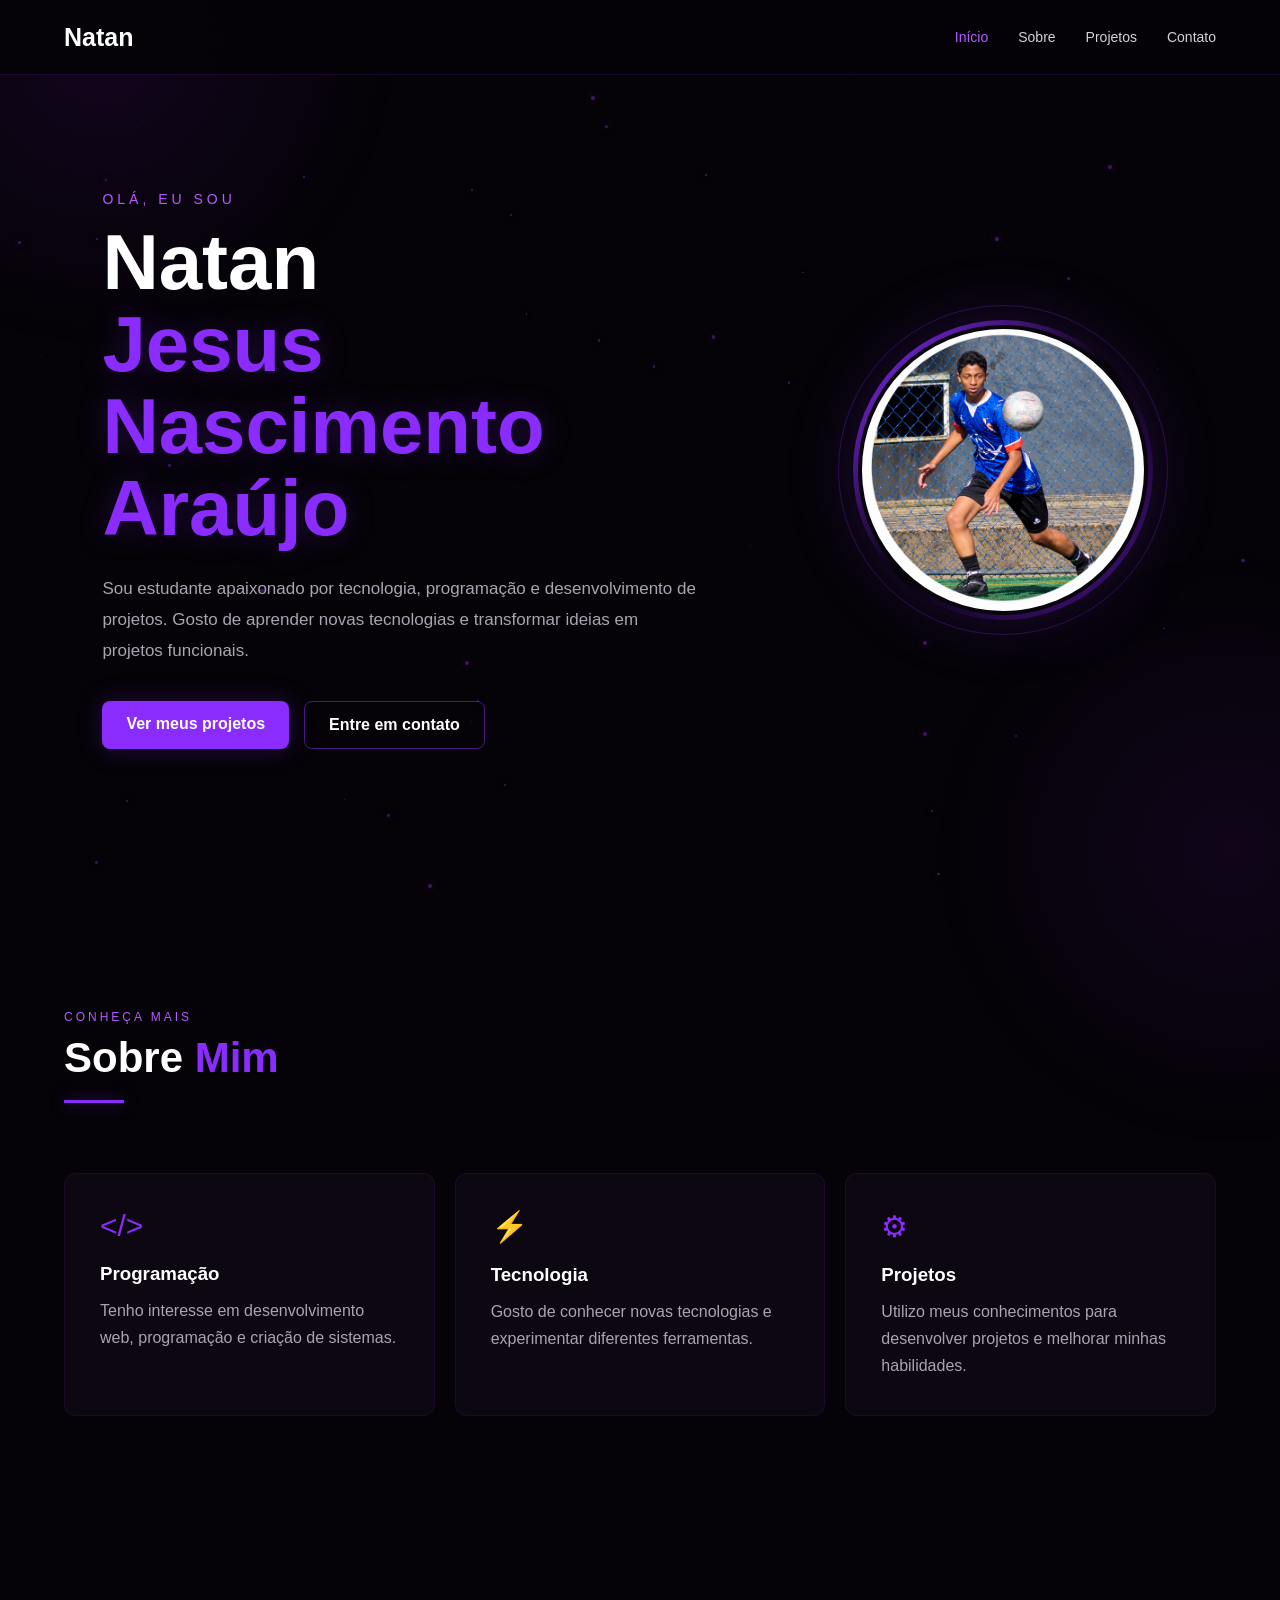
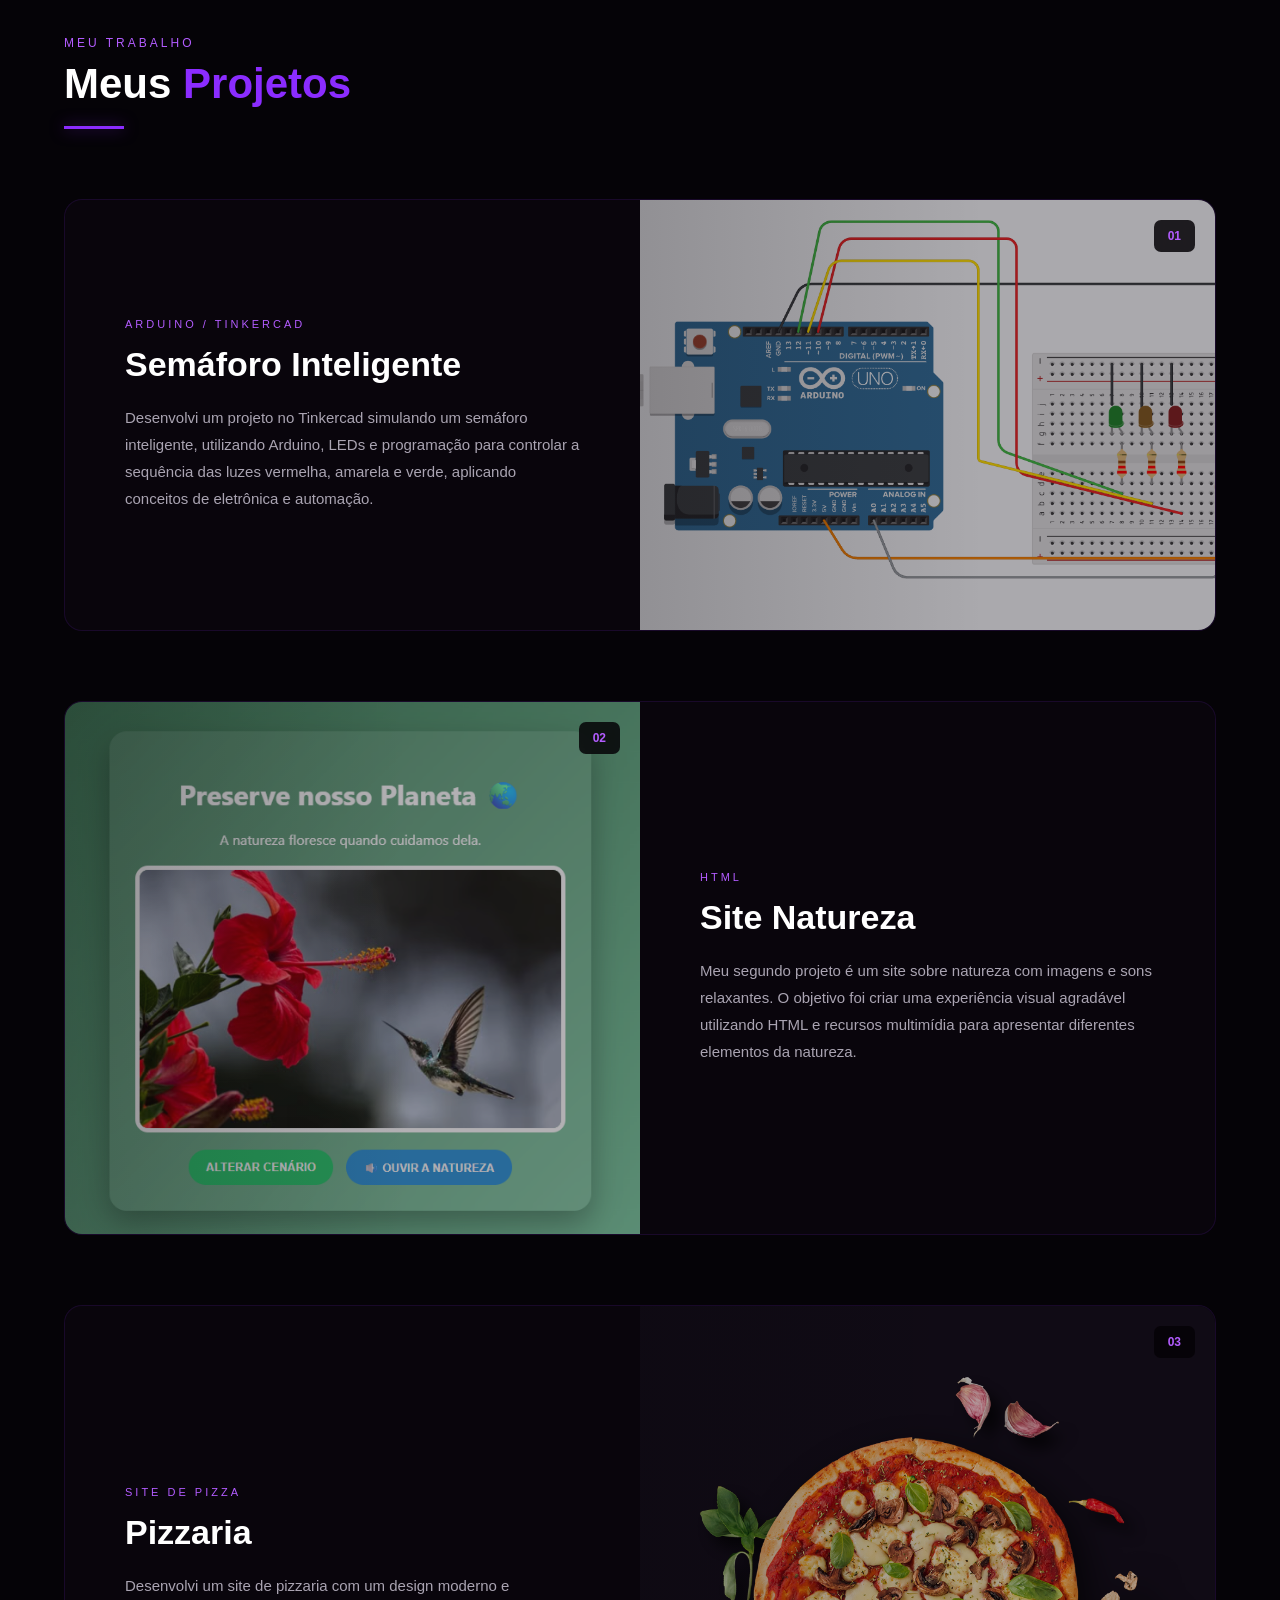
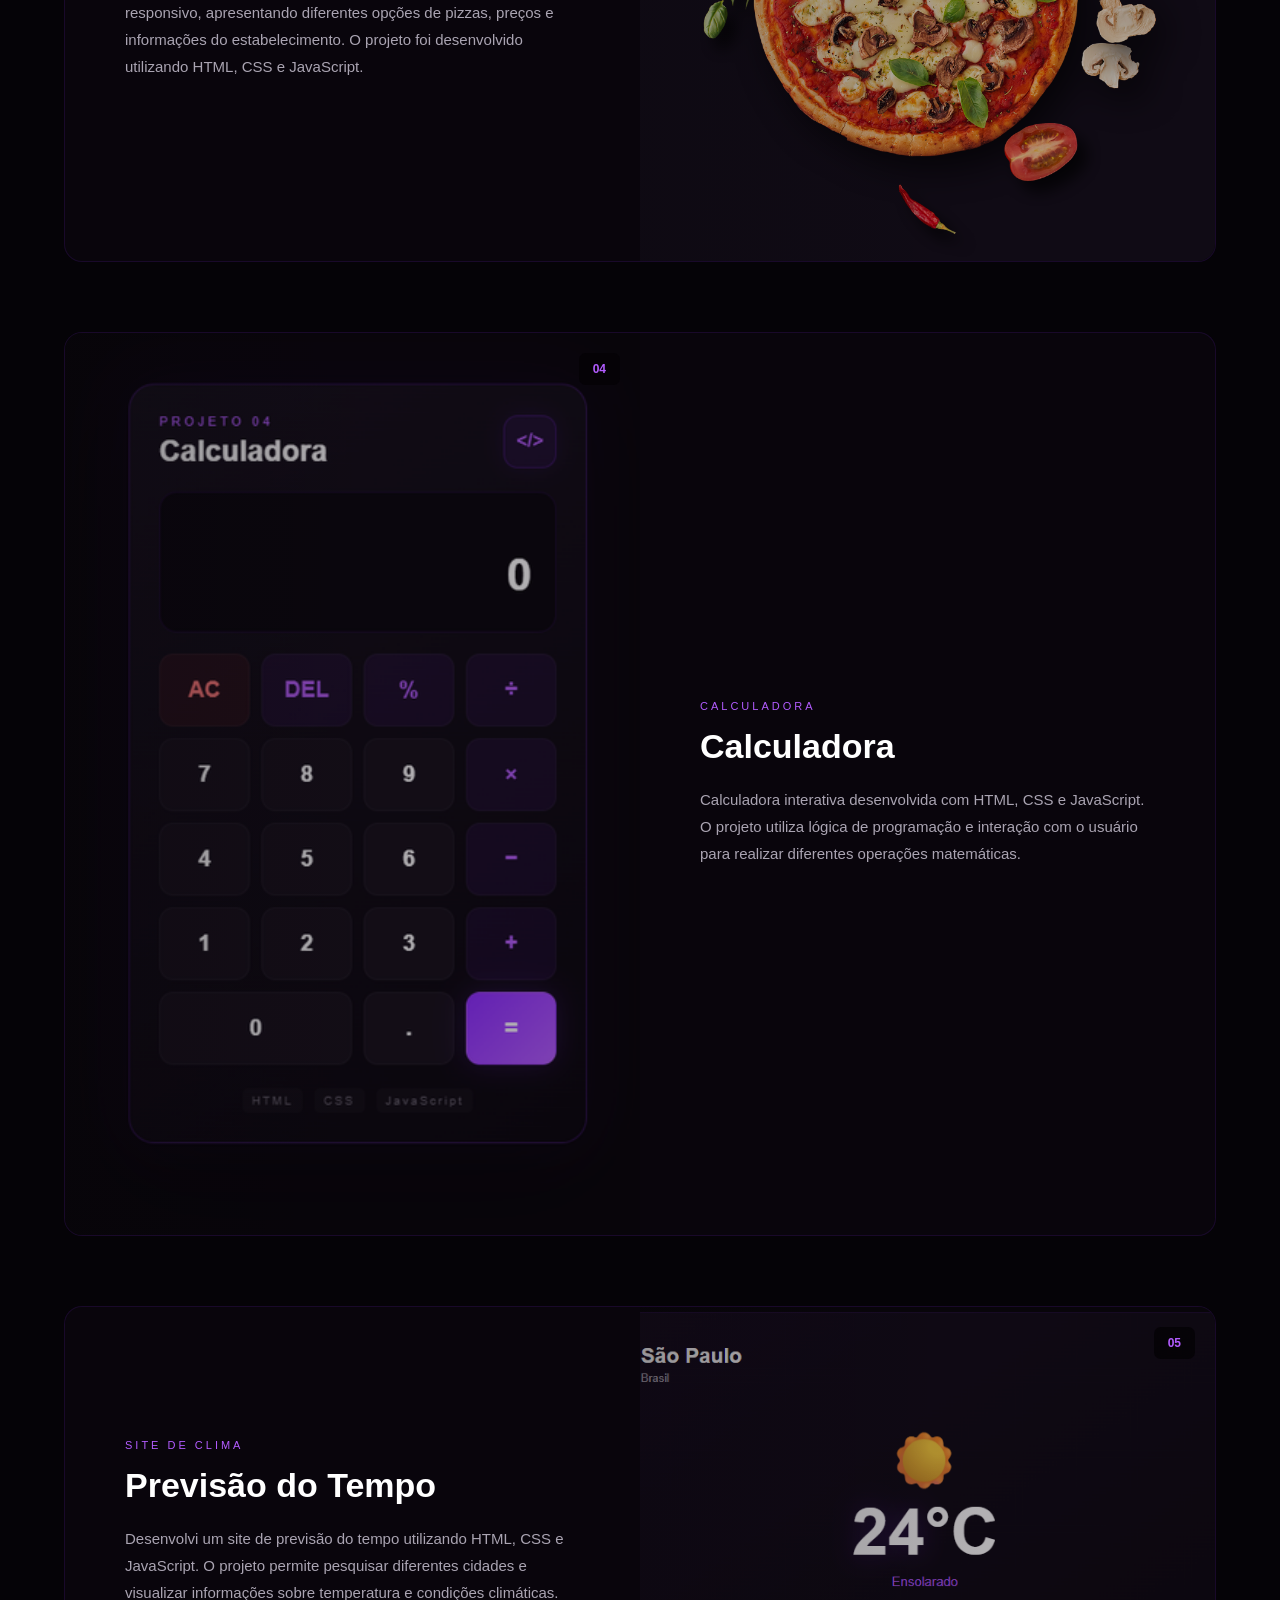
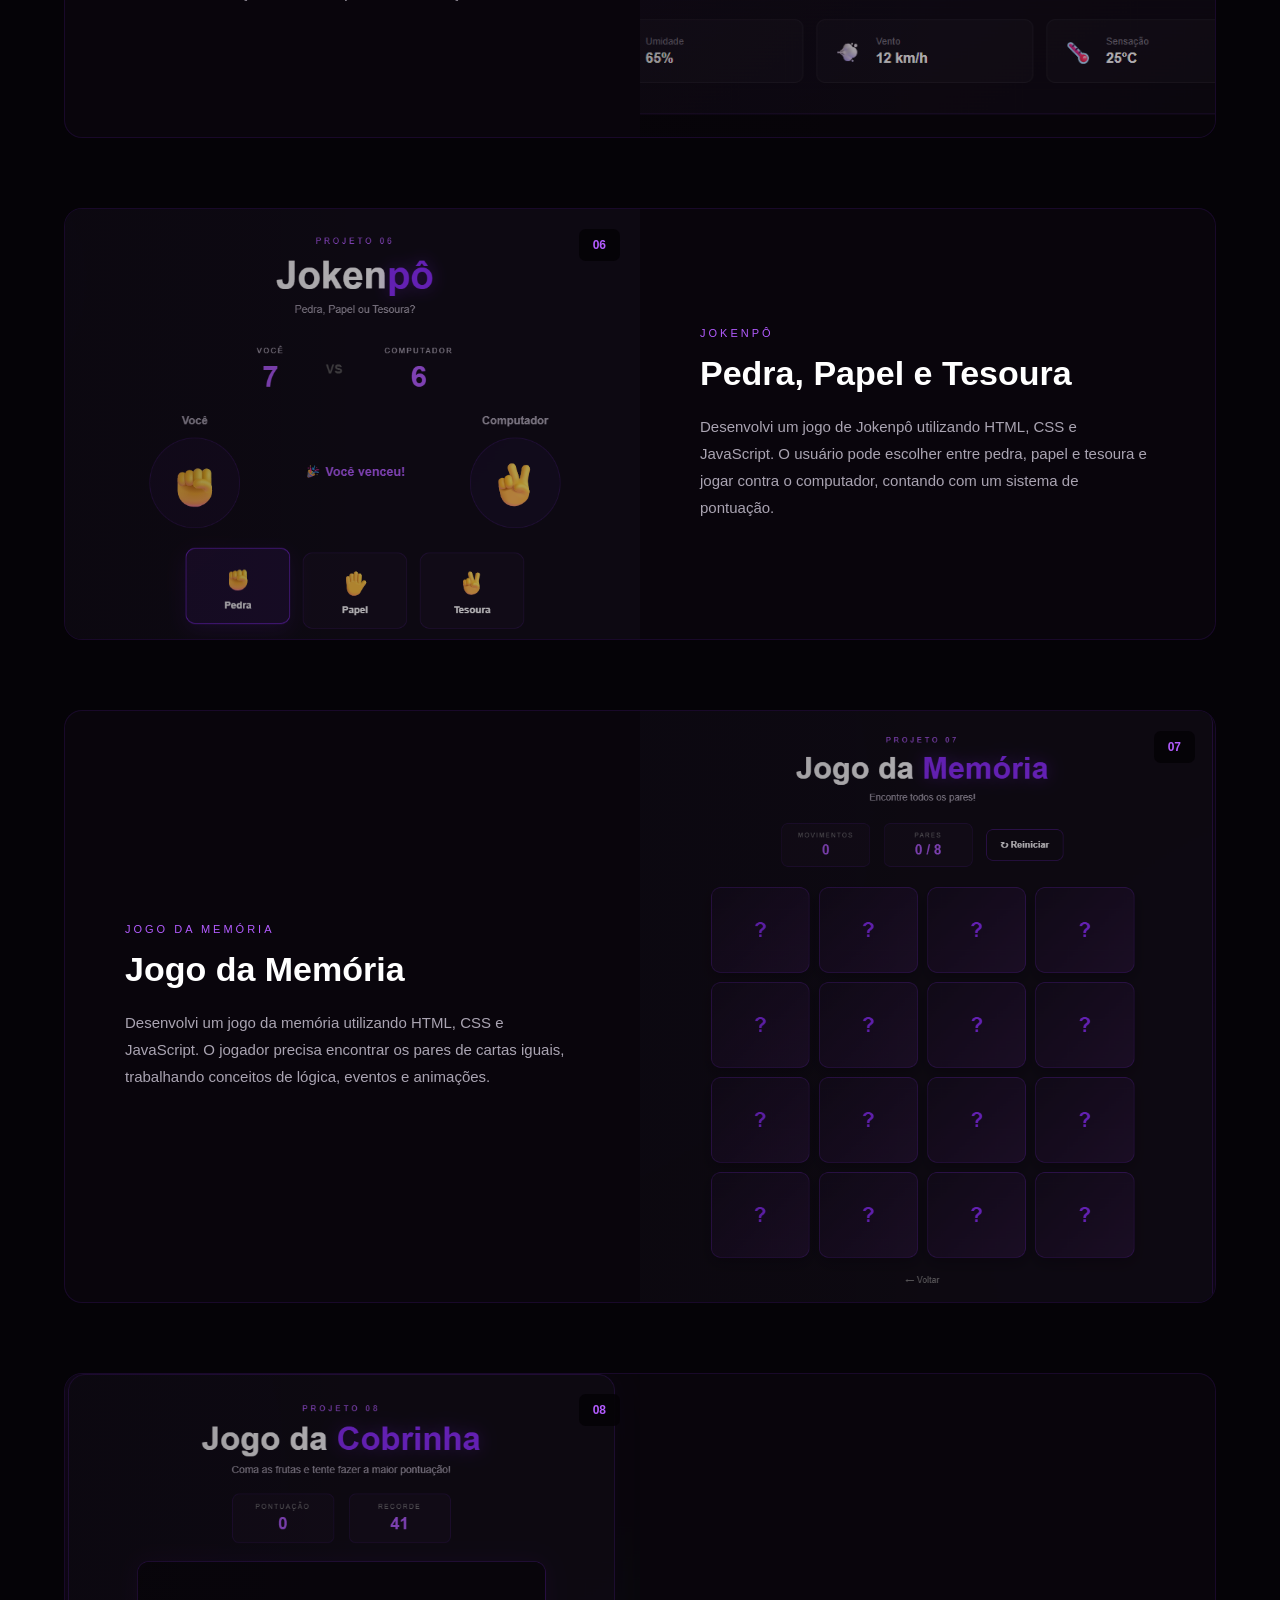
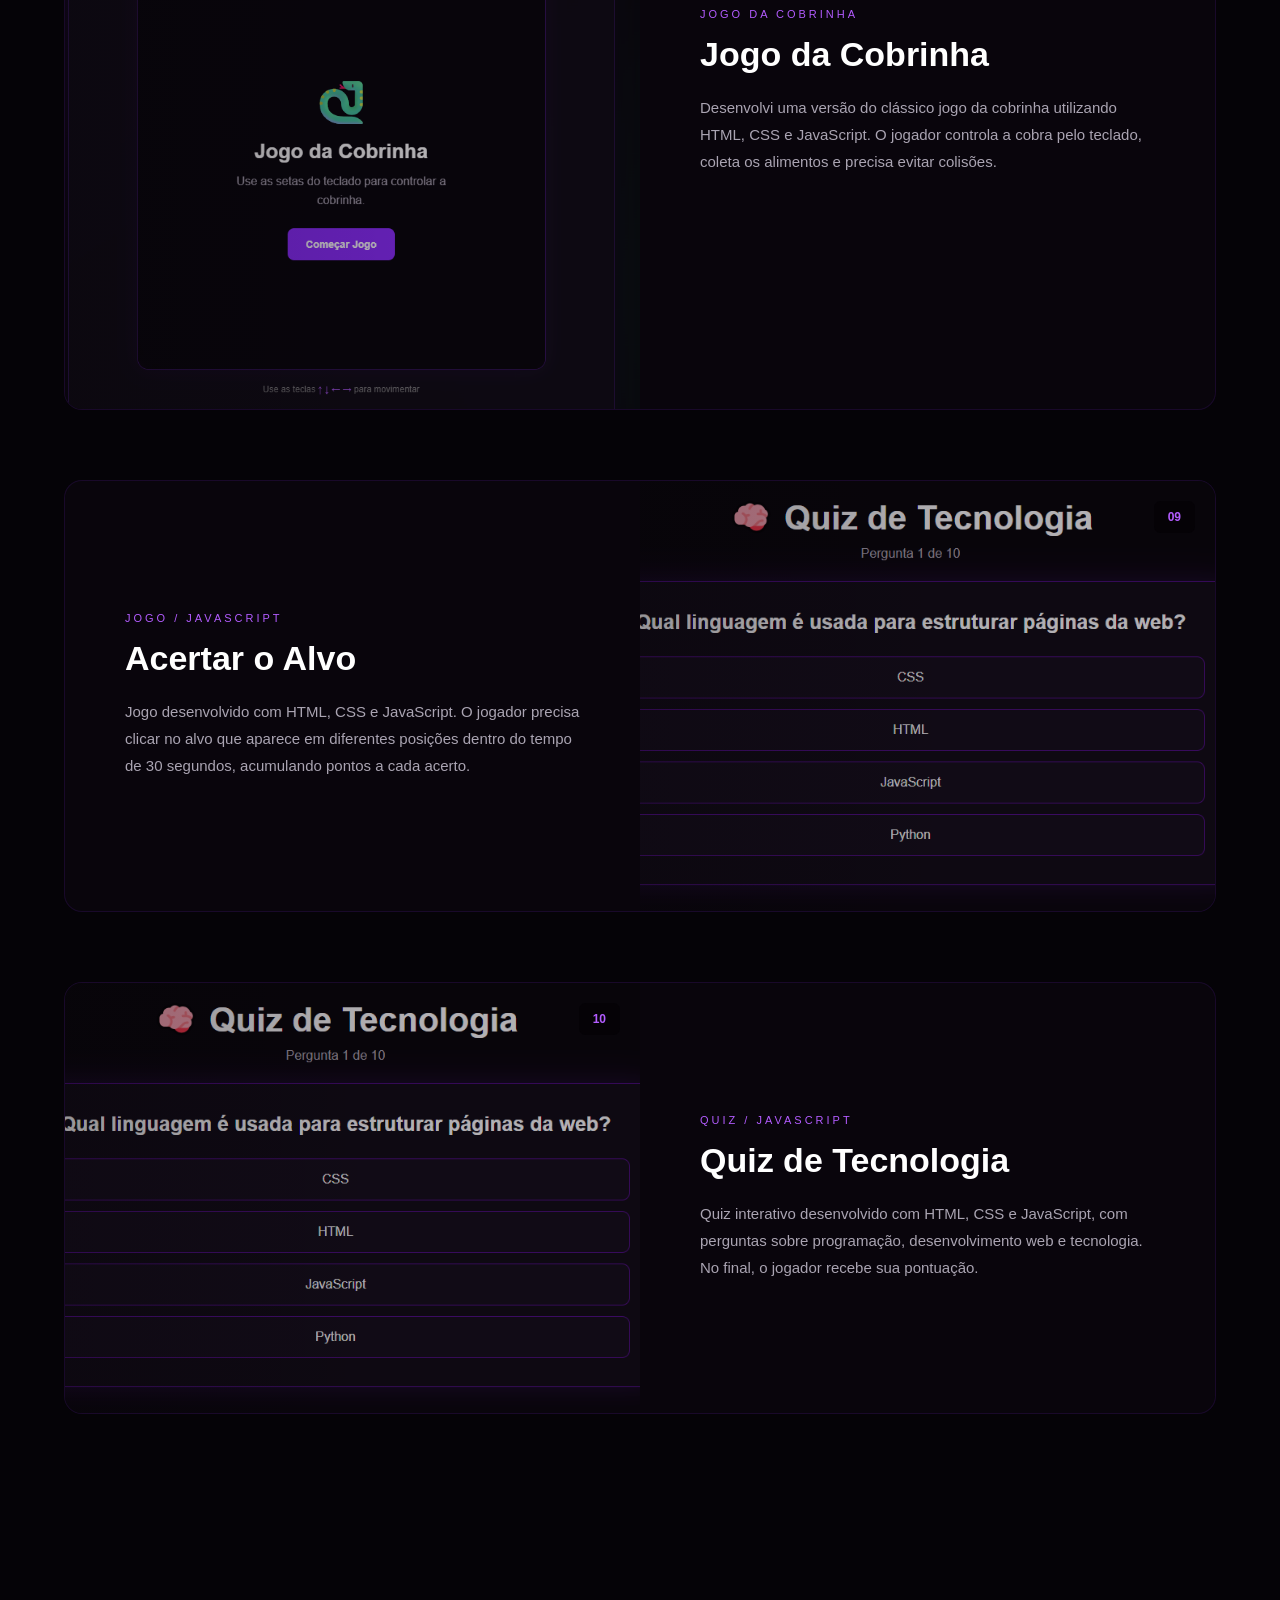
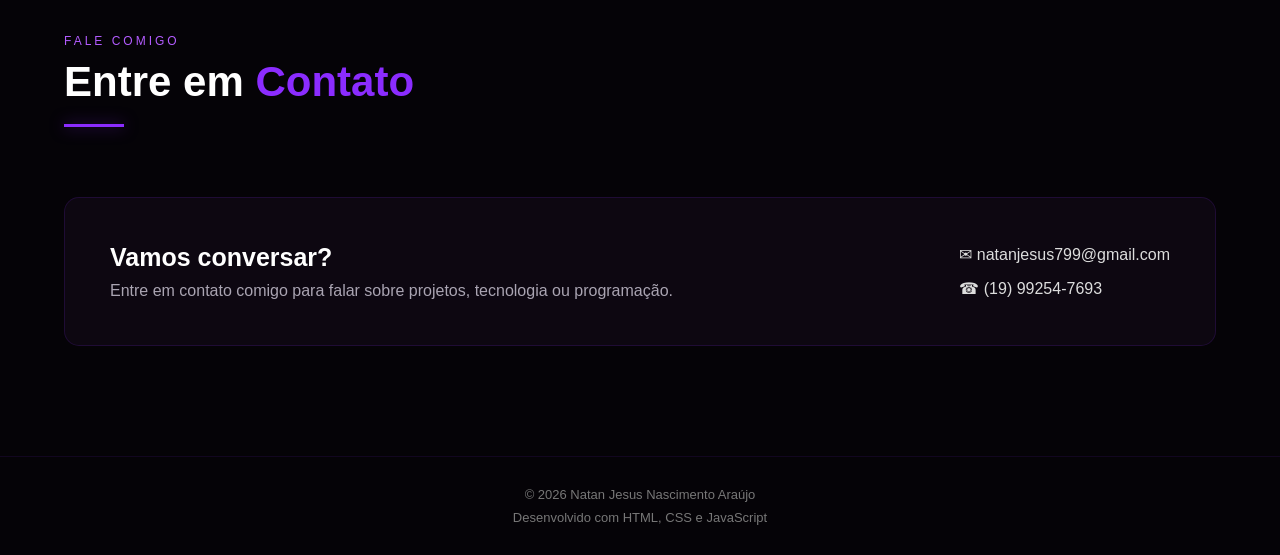
<file: index.html>
<!DOCTYPE html>
<html lang="pt-BR">

<head>
    <meta charset="UTF-8">
    <meta name="viewport" content="width=device-width, initial-scale=1.0">

    <meta name="description"
        content="Portfólio de Natan - Projetos de programação, tecnologia, desenvolvimento web e Arduino.">

    <title>Portfólio | Natan</title>

    <link rel="stylesheet" href="style.css">

    <!-- PROTEÇÃO PARA O CONTEÚDO NÃO FICAR INVISÍVEL -->
    <style>
        main,
        .hero,
        .section,
        .hero-content,
        .hero-text,
        .hero-photo,
        .section-title,
        .about-content,
        .about-card,
        .projects-list,
        .project-card,
        .project-content,
        .project-image,
        .contact-box,
        footer {
            opacity: 1 !important;
            visibility: visible !important;
        }
    </style>
</head>

<body>

    <!-- CURSOR -->
    <div class="custom-cursor"></div>

    <!-- PARTÍCULAS -->
    <div id="particles"></div>

    <!-- HEADER -->
    <header class="header">

        <div class="header-container">

            <div class="logo">
                Natan<span></span>
            </div>

            <nav class="menu">
                <a href="#inicio">Início</a>
                <a href="#sobre">Sobre</a>
                <a href="#projetos">Projetos</a>
                <a href="#contato">Contato</a>
            </nav>

        </div>

    </header>


    <!-- CONTEÚDO PRINCIPAL -->
    <main>

        <!-- =========================
             INÍCIO
        ========================== -->

        <section id="inicio" class="hero">

            <div class="hero-content">

                <div class="hero-text">

                    <p class="hero-subtitle">
                        OLÁ, EU SOU
                    </p>

                    <h1>
                        Natan
                        <span>Jesus Nascimento Araújo</span>
                    </h1>

                    <p class="hero-description">
                        Sou estudante apaixonado por tecnologia, programação e desenvolvimento
                        de projetos. Gosto de aprender novas tecnologias e transformar ideias
                        em projetos funcionais.
                    </p>

                    <div class="hero-buttons">

                        <a href="#projetos" class="btn btn-primary">
                            Ver meus projetos
                        </a>

                        <a href="#contato" class="btn btn-secondary">
                            Entre em contato
                        </a>

                    </div>

                </div>


                <div class="hero-photo">

                    <div class="photo-glow">

                        <img src="images/minha-foto.png"
                            alt="Foto de Natan">

                    </div>

                </div>

            </div>

        </section>


        <!-- =========================
             SOBRE
        ========================== -->

        <section id="sobre" class="section about">

            <div class="section-title">

                <p>CONHEÇA MAIS</p>

                <h2>
                    Sobre <span>Mim</span>
                </h2>

                <div class="title-line"></div>

            </div>


            <div class="about-content">

                <div class="about-card">

                    <div class="about-icon">
                        &lt;/&gt;
                    </div>

                    <h3>
                        Programação
                    </h3>

                    <p>
                        Tenho interesse em desenvolvimento web,
                        programação e criação de sistemas.
                    </p>

                </div>


                <div class="about-card">

                    <div class="about-icon">
                        ⚡
                    </div>

                    <h3>
                        Tecnologia
                    </h3>

                    <p>
                        Gosto de conhecer novas tecnologias e
                        experimentar diferentes ferramentas.
                    </p>

                </div>


                <div class="about-card">

                    <div class="about-icon">
                        ⚙
                    </div>

                    <h3>
                        Projetos
                    </h3>

                    <p>
                        Utilizo meus conhecimentos para desenvolver
                        projetos e melhorar minhas habilidades.
                    </p>

                </div>

            </div>

        </section>


        <!-- =========================
             PROJETOS
        ========================== -->

        <section id="projetos" class="section projects">

            <div class="section-title">

                <p>MEU TRABALHO</p>

                <h2>
                    Meus <span>Projetos</span>
                </h2>

                <div class="title-line"></div>

            </div>


            <div class="projects-list">


                <!-- PROJETO 1 -->

                <article class="project-card">

                    <div class="project-content">

                        <div class="project-number-mobile">
                            01
                        </div>

                        <p class="project-category">
                            ARDUINO / TINKERCAD
                        </p>

                        <h3>
                            Semáforo Inteligente
                        </h3>

                        <p>
                            Desenvolvi um projeto no Tinkercad simulando um
                            semáforo inteligente, utilizando Arduino, LEDs e
                            programação para controlar a sequência das luzes
                            vermelha, amarela e verde, aplicando conceitos
                            de eletrônica e automação.
                        </p>

                    </div>


                    <div class="project-image">

                        <img src="images/tinkercad.png"
                            alt="Projeto Semáforo Inteligente no Tinkercad">

                        <div class="project-number">
                            01
                        </div>

                        <button class="project-overlay-button"
                            data-link="https://www.tinkercad.com/things/g19o6KzdT5Z-projeto-2-semaforo/editel?returnTo=https%3A%2F%2Fwww.tinkercad.com%2Fdashboard">

                            Ver Projeto
                            <span>↗</span>

                        </button>

                    </div>

                </article>


                <!-- PROJETO 2 -->

                <article class="project-card reverse">

                    <div class="project-content">

                        <div class="project-number-mobile">
                            02
                        </div>

                        <p class="project-category">
                            HTML
                        </p>

                        <h3>
                            Site Natureza
                        </h3>

                        <p>
                            Meu segundo projeto é um site sobre natureza
                            com imagens e sons relaxantes. O objetivo foi
                            criar uma experiência visual agradável utilizando
                            HTML e recursos multimídia para apresentar
                            diferentes elementos da natureza.
                        </p>

                    </div>


                    <div class="project-image">

                        <img src="images/natureza.png"
                            alt="Projeto Natureza">

                        <div class="project-number">
                            02
                        </div>

                        <button class="project-overlay-button"
                            data-link="som html-20260518T173302Z-3-001/som html/index.html">

                            Ver Projeto
                            <span>↗</span>

                        </button>

                    </div>

                </article>


                <!-- PROJETO 3 -->

                <article class="project-card">

                    <div class="project-content">

                        <div class="project-number-mobile">
                            03
                        </div>

                        <p class="project-category">
                            SITE DE PIZZA
                        </p>

                        <h3>
                            Pizzaria
                        </h3>

                        <p>
                            Desenvolvi um site de pizzaria com um design
                            moderno e responsivo, apresentando diferentes
                            opções de pizzas, preços e informações do
                            estabelecimento. O projeto foi desenvolvido
                            utilizando HTML, CSS e JavaScript.
                        </p>

                    </div>


                    <div class="project-image">

                        <img src="images/pizza.png"
                            alt="Site de Pizzaria">

                        <div class="project-number">
                            03
                        </div>

                        <button class="project-overlay-button"
                            data-link="Projeto3/index.html">

                            Ver Projeto
                            <span>↗</span>

                        </button>

                    </div>

                </article>


                <!-- PROJETO 4 -->

                <article class="project-card reverse">

                    <div class="project-content">

                        <div class="project-number-mobile">
                            04
                        </div>

                        <p class="project-category">
                            CALCULADORA
                        </p>

                        <h3>
                            Calculadora
                        </h3>

                        <p>
                            Calculadora interativa desenvolvida com HTML,
                            CSS e JavaScript. O projeto utiliza lógica de
                            programação e interação com o usuário para
                            realizar diferentes operações matemáticas.
                        </p>

                    </div>


                    <div class="project-image">

                        <img src="images/calculadora.png"
                            alt="Projeto Calculadora">

                        <div class="project-number">
                            04
                        </div>

                        <button class="project-overlay-button"
                            data-link="Projeto4/index.html">

                            Ver Projeto
                            <span>↗</span>

                        </button>

                    </div>

                </article>


                <!-- PROJETO 5 -->

                <article class="project-card">

                    <div class="project-content">

                        <div class="project-number-mobile">
                            05
                        </div>

                        <p class="project-category">
                            SITE DE CLIMA
                        </p>

                        <h3>
                            Previsão do Tempo
                        </h3>

                        <p>
                            Desenvolvi um site de previsão do tempo
                            utilizando HTML, CSS e JavaScript. O projeto
                            permite pesquisar diferentes cidades e visualizar
                            informações sobre temperatura e condições
                            climáticas.
                        </p>

                    </div>


                    <div class="project-image">

                        <img src="images/clima.png"
                            alt="Site de Clima">

                        <div class="project-number">
                            05
                        </div>

                        <button class="project-overlay-button"
                            data-link="Projeto5/index.html">

                            Ver Projeto
                            <span>↗</span>

                        </button>

                    </div>

                </article>


                <!-- PROJETO 6 -->

                <article class="project-card reverse">

                    <div class="project-content">

                        <div class="project-number-mobile">
                            06
                        </div>

                        <p class="project-category">
                            JOKENPÔ
                        </p>

                        <h3>
                            Pedra, Papel e Tesoura
                        </h3>

                        <p>
                            Desenvolvi um jogo de Jokenpô utilizando HTML,
                            CSS e JavaScript. O usuário pode escolher entre
                            pedra, papel e tesoura e jogar contra o computador,
                            contando com um sistema de pontuação.
                        </p>

                    </div>


                    <div class="project-image">

                        <img src="images/jokenpo.png"
                            alt="Jogo Jokenpô">

                        <div class="project-number">
                            06
                        </div>

                        <button class="project-overlay-button"
                            data-link="Projeto6/index.html">

                            Ver Projeto
                            <span>↗</span>

                        </button>

                    </div>

                </article>


                <!-- PROJETO 7 -->

                <article class="project-card">

                    <div class="project-content">

                        <div class="project-number-mobile">
                            07
                        </div>

                        <p class="project-category">
                            JOGO DA MEMÓRIA
                        </p>

                        <h3>
                            Jogo da Memória
                        </h3>

                        <p>
                            Desenvolvi um jogo da memória utilizando HTML,
                            CSS e JavaScript. O jogador precisa encontrar
                            os pares de cartas iguais, trabalhando conceitos
                            de lógica, eventos e animações.
                        </p>

                    </div>


                    <div class="project-image">

                        <img src="images/memoria.png"
                            alt="Jogo da Memória">

                        <div class="project-number">
                            07
                        </div>

                        <button class="project-overlay-button"
                            data-link="Projeto7/index.html">

                            Ver Projeto
                            <span>↗</span>

                        </button>

                    </div>

                </article>


                <!-- PROJETO 8 -->

                <article class="project-card reverse">

                    <div class="project-content">

                        <div class="project-number-mobile">
                            08
                        </div>

                        <p class="project-category">
                            JOGO DA COBRINHA
                        </p>

                        <h3>
                            Jogo da Cobrinha
                        </h3>

                        <p>
                            Desenvolvi uma versão do clássico jogo da
                            cobrinha utilizando HTML, CSS e JavaScript.
                            O jogador controla a cobra pelo teclado,
                            coleta os alimentos e precisa evitar colisões.
                        </p>

                    </div>


                    <div class="project-image">

                        <img src="images/projeto8.png"
                            alt="Jogo da Cobrinha">

                        <div class="project-number">
                            08
                        </div>

                        <button class="project-overlay-button"
                            data-link="Projeto8/index.html">

                            Ver Projeto
                            <span>↗</span>

                        </button>

                    </div>

                </article>


                <!-- PROJETO 9 -->

                <article class="project-card">

                    <div class="project-content">

                        <div class="project-number-mobile">
                            09
                        </div>

                        <p class="project-category">
                            JOGO / JAVASCRIPT
                        </p>

                        <h3>
                            Acertar o Alvo
                        </h3>

                        <p>
                            Jogo desenvolvido com HTML, CSS e JavaScript. O jogador precisa
                            clicar no alvo que aparece em diferentes posições
                            dentro do tempo de 30 segundos, acumulando pontos
                            a cada acerto.
                        </p>

                    </div>


                    <div class="project-image">

                        <img src="images/projeto10.png"
                            alt="Projeto 9">

                        <div class="project-number">
                            09
                        </div>

                        <button class="project-overlay-button"
                            data-link="Projeto9/index.html">

                            Ver Projeto
                            <span>↗</span>

                        </button>

                    </div>

                </article>


                <!-- PROJETO 10 -->

                <article class="project-card reverse">

                    <div class="project-content">

                        <div class="project-number-mobile">
                            10
                        </div>

                        <p class="project-category">
                            QUIZ / JAVASCRIPT
                        </p>

                        <h3>
                            Quiz de Tecnologia
                        </h3>

                        <p>
                            Quiz interativo desenvolvido com HTML, CSS e JavaScript,
                            com perguntas sobre programação, desenvolvimento web
                            e tecnologia. No final, o jogador recebe sua pontuação.
                        </p>

                    </div>


                    <div class="project-image">

                        <img src="images/projeto10.png"
                            alt="Projeto 10">

                        <div class="project-number">
                            10
                        </div>

                        <button class="project-overlay-button"
                            data-link="Projeto10/index.html">

                            Ver Projeto
                            <span>↗</span>

                        </button>

                    </div>

                </article>

            </div>

        </section>


        <!-- =========================
             CONTATO
        ========================== -->

        <section id="contato" class="section contact">

            <div class="section-title">

                <p>FALE COMIGO</p>

                <h2>
                    Entre em <span>Contato</span>
                </h2>

                <div class="title-line"></div>

            </div>


            <div class="contact-box">

                <div>

                    <h3>
                        Vamos conversar?
                    </h3>

                    <p>
                        Entre em contato comigo para falar sobre projetos,
                        tecnologia ou programação.
                    </p>

                </div>


                <div class="contact-info">

                    <a href="mailto:natanjesus799@gmail.com">
                        ✉ natanjesus799@gmail.com
                    </a>

                    <span>
                        ☎ (19) 99254-7693
                    </span>

                </div>

            </div>

        </section>

    </main>


    <!-- FOOTER -->

    <footer>

        <p>
            © 2026 Natan Jesus Nascimento Araújo
        </p>

        <p>
            Desenvolvido com HTML, CSS e JavaScript
        </p>

    </footer>


    <!-- JAVASCRIPT -->

    <script src="script.js"></script>

</body>

</html>
</file>
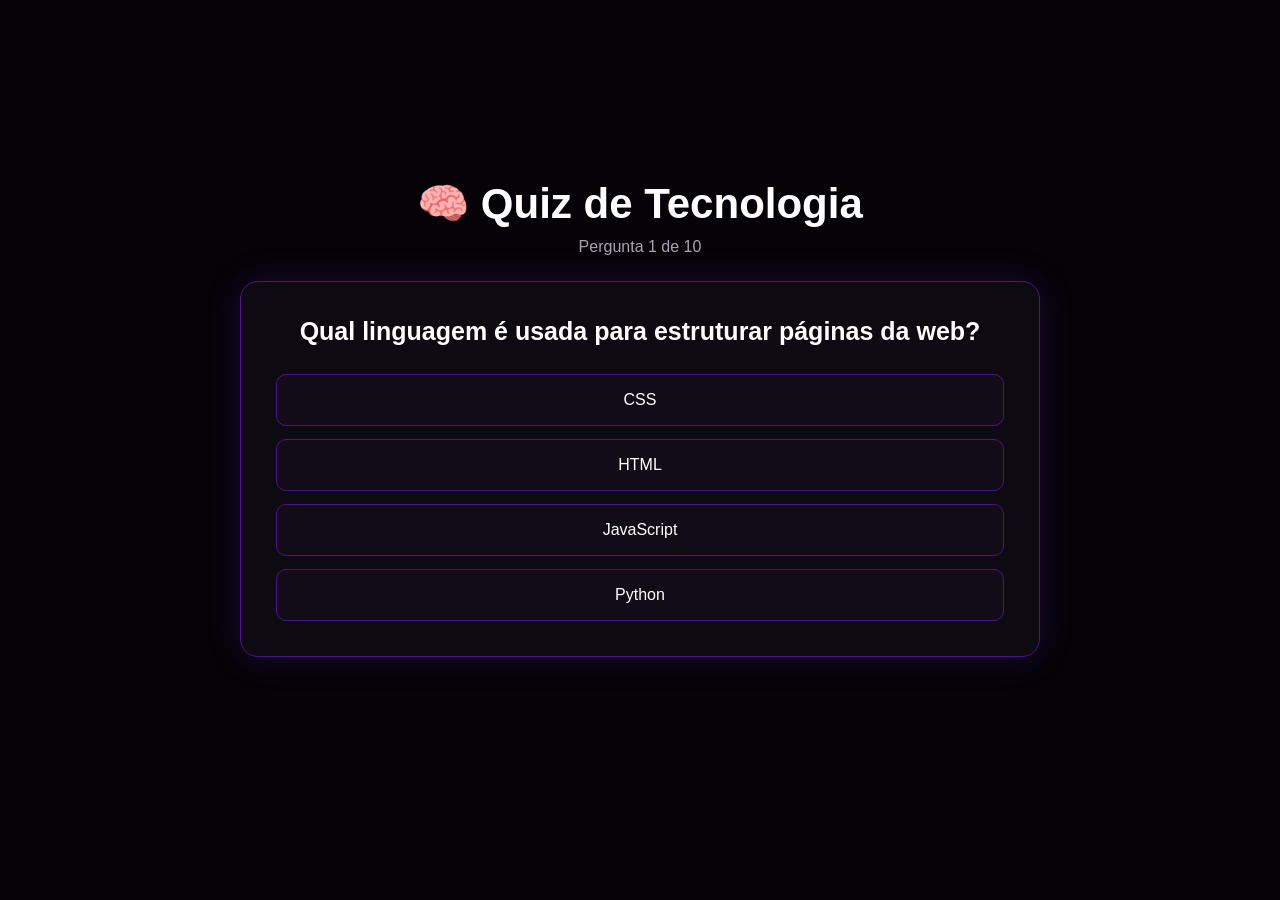
<file: Projeto10/index.html>
<!DOCTYPE html>
<html lang="pt-BR">
<head><meta charset="UTF-8"><meta name="viewport" content="width=device-width, initial-scale=1.0"><title>Quiz de Tecnologia</title><link rel="stylesheet" href="style.css"></head>
<body>
<div class="quiz-container">
<h1>🧠 Quiz de Tecnologia</h1><p id="progress">Pergunta 1 de 10</p>
<div class="quiz-card"><h2 id="question">Carregando...</h2><div id="answers"></div></div>
<p id="result"></p><button id="restartBtn">Recomeçar Quiz</button>
</div>
<script src="script.js"></script>
</body></html>
</file>
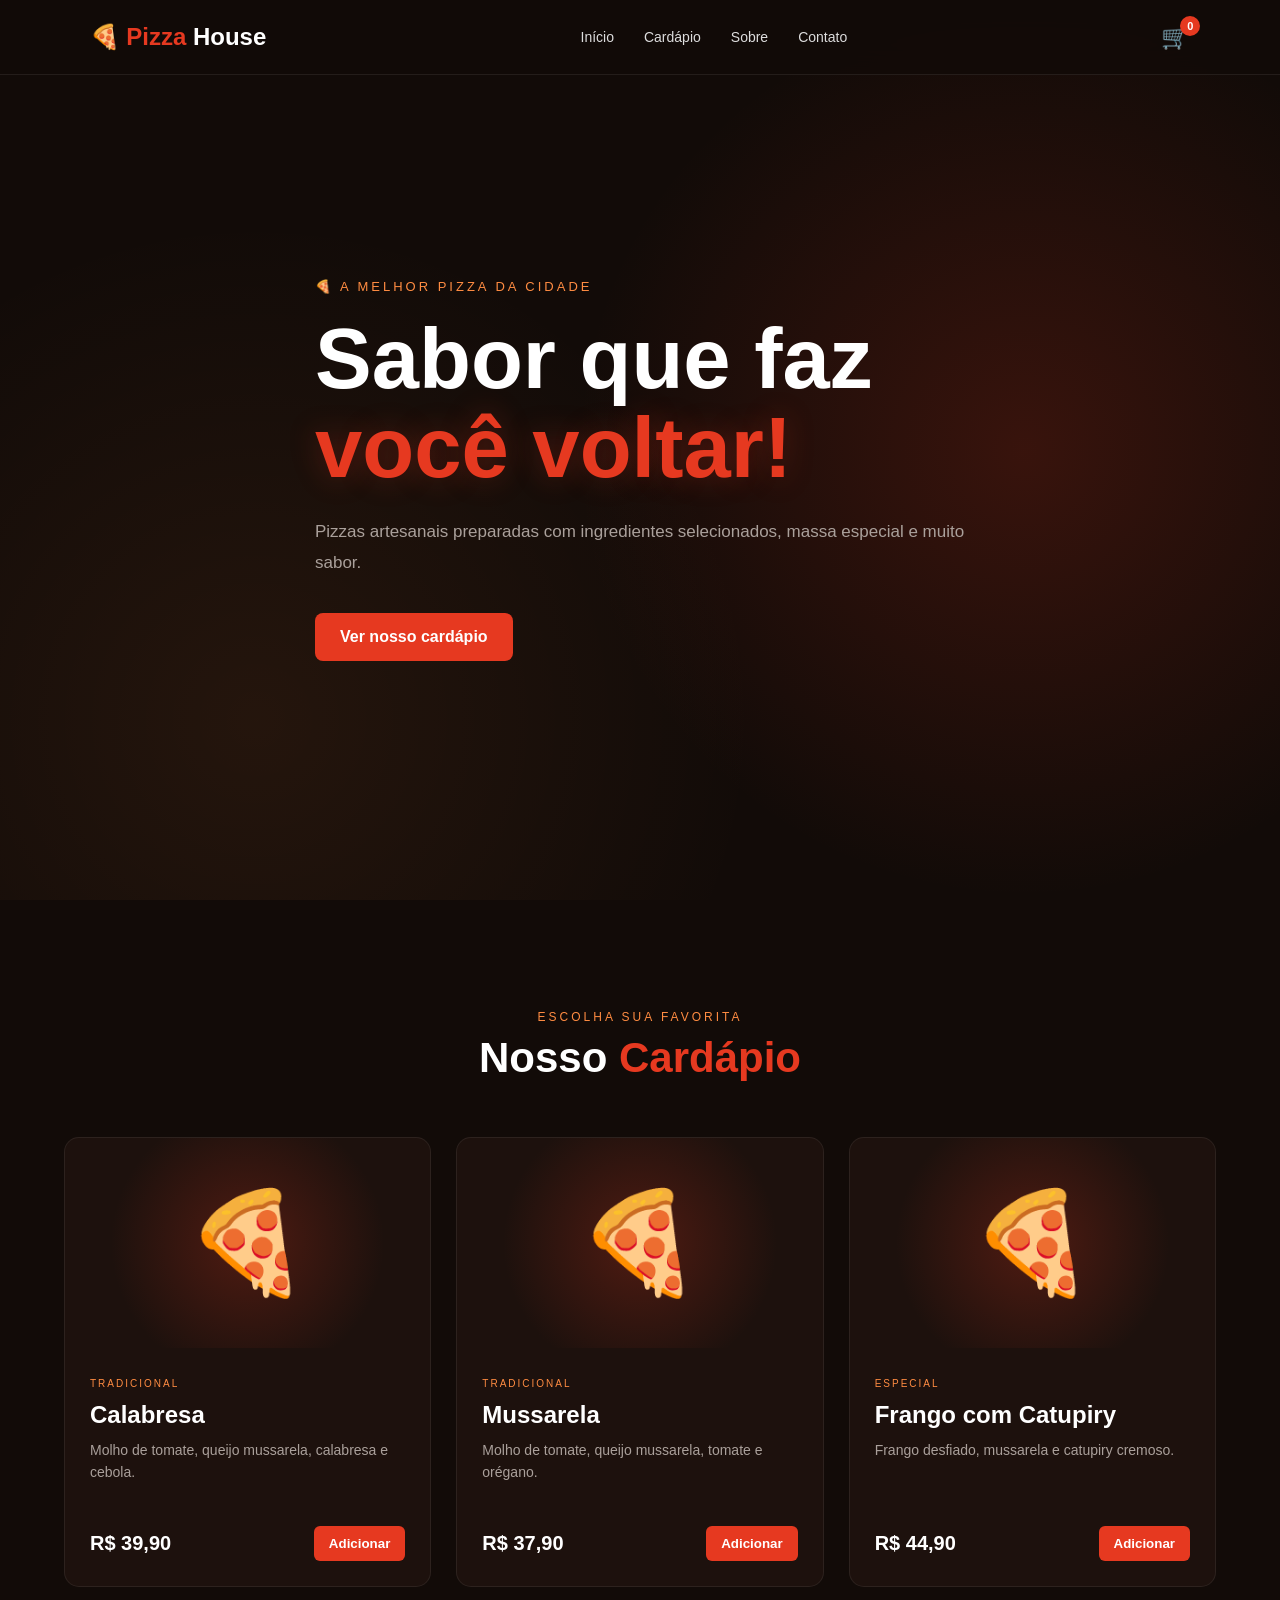
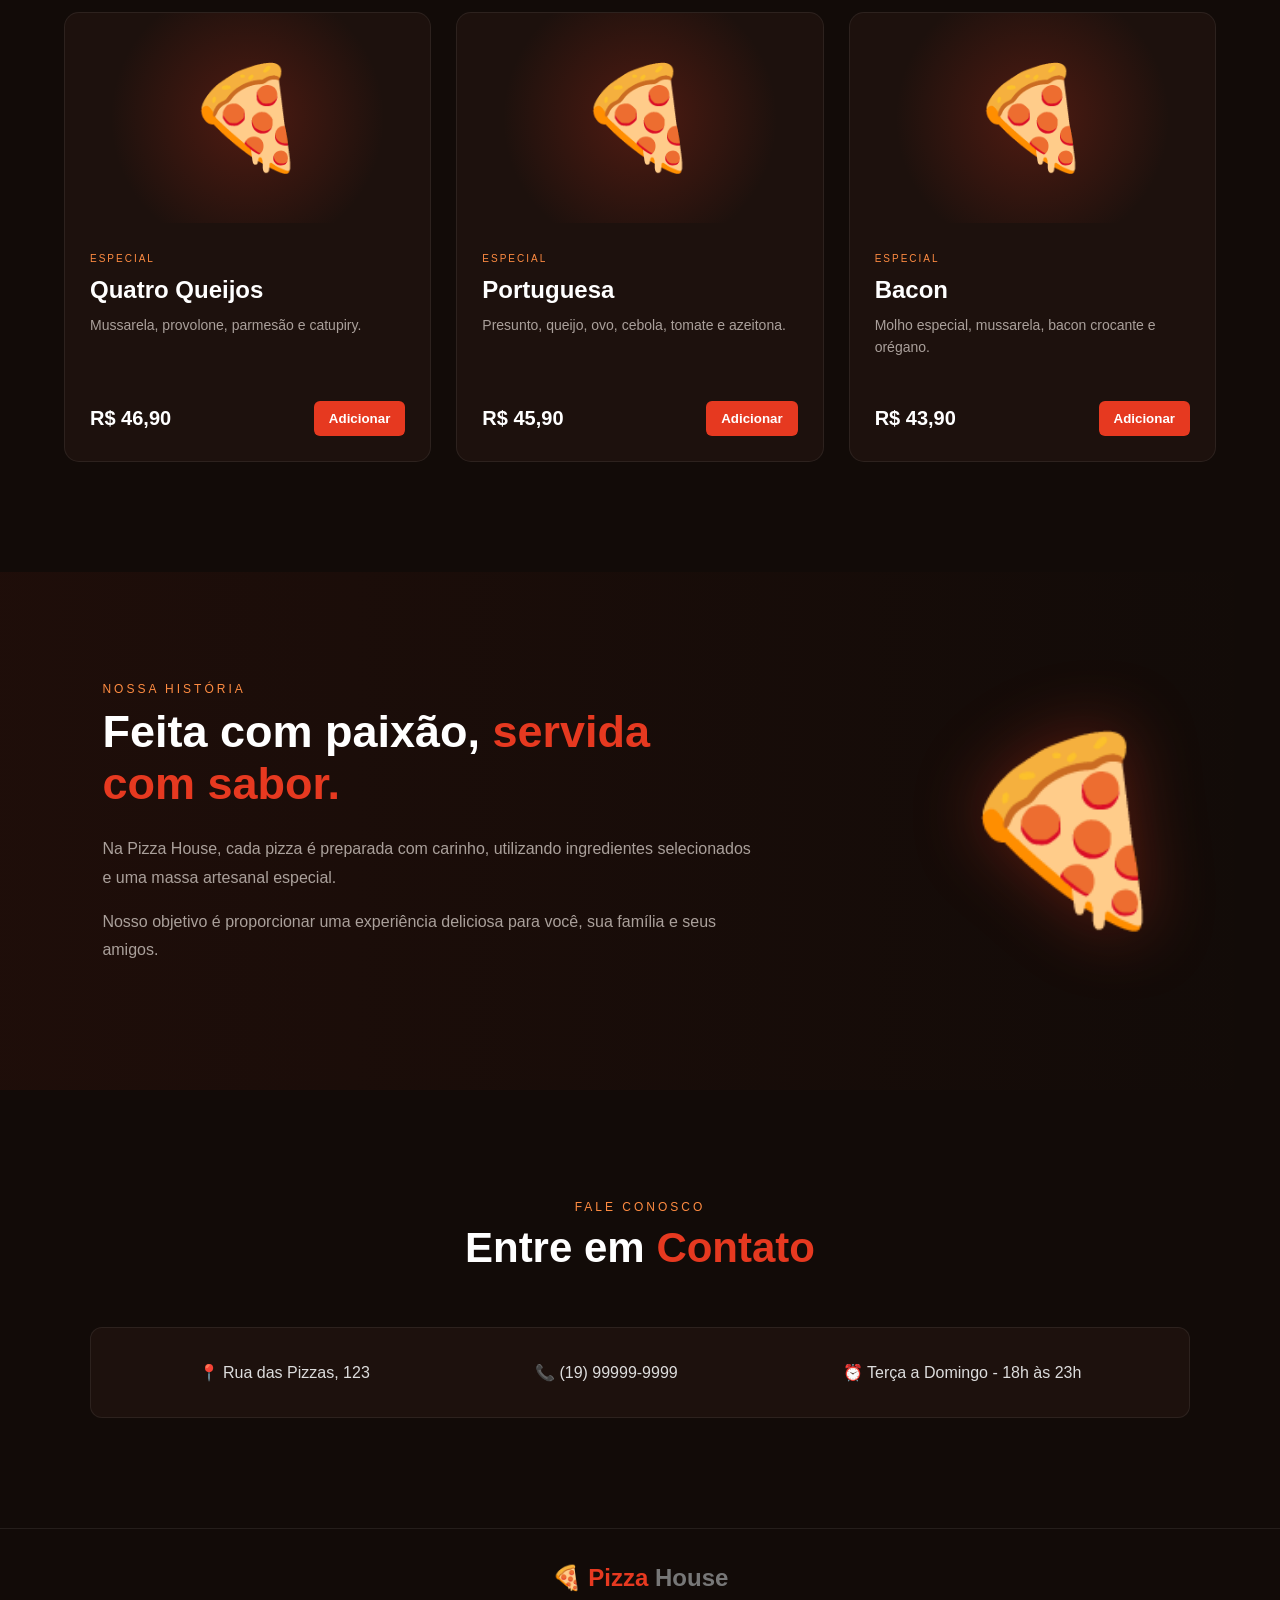
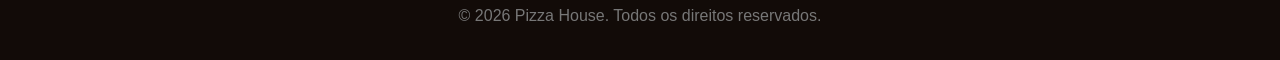
<file: Projeto3/index.html>
<!DOCTYPE html>
<html lang="pt-BR">

<head>
    <meta charset="UTF-8">
    <meta name="viewport" content="width=device-width, initial-scale=1.0">

    <meta name="description"
        content="Pizza House - As melhores pizzas da cidade. Confira nosso cardápio e faça seu pedido!">

    <title>Pizza House | Pizzaria</title>

    <link rel="stylesheet" href="style.css">
</head>

<body>

    <!-- ================================
         CABEÇALHO
    ================================= -->

    <header class="header">

        <div class="logo">
            🍕 <span>Pizza</span> House
        </div>

        <nav class="menu">
            <a href="#inicio">Início</a>
            <a href="#cardapio">Cardápio</a>
            <a href="#sobre">Sobre</a>
            <a href="#contato">Contato</a>
        </nav>

        <button class="cart-button" onclick="abrirCarrinho()">
            🛒
            <span id="quantidadeCarrinho">0</span>
        </button>

    </header>


    <!-- ================================
         INÍCIO
    ================================= -->

    <section id="inicio" class="hero">

        <div class="hero-content">

            <p class="hero-subtitle">
                🍕 A MELHOR PIZZA DA CIDADE
            </p>

            <h1>
                Sabor que faz
                <span>você voltar!</span>
            </h1>

            <p>
                Pizzas artesanais preparadas com ingredientes selecionados,
                massa especial e muito sabor.
            </p>

            <a href="#cardapio" class="hero-button">
                Ver nosso cardápio
            </a>

        </div>

    </section>


    <!-- ================================
         CARDÁPIO
    ================================= -->

    <section id="cardapio" class="cardapio">

        <div class="section-title">

            <p>ESCOLHA SUA FAVORITA</p>

            <h2>
                Nosso <span>Cardápio</span>
            </h2>

        </div>


        <div class="pizzas">


            <!-- PIZZA 1 -->

            <article class="pizza-card">

                <div class="pizza-image">
                    🍕
                </div>

                <div class="pizza-content">

                    <span class="categoria">
                        TRADICIONAL
                    </span>

                    <h3>
                        Calabresa
                    </h3>

                    <p>
                        Molho de tomate, queijo mussarela,
                        calabresa e cebola.
                    </p>

                    <div class="pizza-bottom">

                        <strong>
                            R$ 39,90
                        </strong>

                        <button onclick="adicionarCarrinho('Calabresa', 39.90)">
                            Adicionar
                        </button>

                    </div>

                </div>

            </article>


            <!-- PIZZA 2 -->

            <article class="pizza-card">

                <div class="pizza-image">
                    🍕
                </div>

                <div class="pizza-content">

                    <span class="categoria">
                        TRADICIONAL
                    </span>

                    <h3>
                        Mussarela
                    </h3>

                    <p>
                        Molho de tomate, queijo mussarela,
                        tomate e orégano.
                    </p>

                    <div class="pizza-bottom">

                        <strong>
                            R$ 37,90
                        </strong>

                        <button onclick="adicionarCarrinho('Mussarela', 37.90)">
                            Adicionar
                        </button>

                    </div>

                </div>

            </article>


            <!-- PIZZA 3 -->

            <article class="pizza-card">

                <div class="pizza-image">
                    🍕
                </div>

                <div class="pizza-content">

                    <span class="categoria">
                        ESPECIAL
                    </span>

                    <h3>
                        Frango com Catupiry
                    </h3>

                    <p>
                        Frango desfiado, mussarela e
                        catupiry cremoso.
                    </p>

                    <div class="pizza-bottom">

                        <strong>
                            R$ 44,90
                        </strong>

                        <button onclick="adicionarCarrinho('Frango com Catupiry', 44.90)">
                            Adicionar
                        </button>

                    </div>

                </div>

            </article>


            <!-- PIZZA 4 -->

            <article class="pizza-card">

                <div class="pizza-image">
                    🍕
                </div>

                <div class="pizza-content">

                    <span class="categoria">
                        ESPECIAL
                    </span>

                    <h3>
                        Quatro Queijos
                    </h3>

                    <p>
                        Mussarela, provolone, parmesão
                        e catupiry.
                    </p>

                    <div class="pizza-bottom">

                        <strong>
                            R$ 46,90
                        </strong>

                        <button onclick="adicionarCarrinho('Quatro Queijos', 46.90)">
                            Adicionar
                        </button>

                    </div>

                </div>

            </article>


            <!-- PIZZA 5 -->

            <article class="pizza-card">

                <div class="pizza-image">
                    🍕
                </div>

                <div class="pizza-content">

                    <span class="categoria">
                        ESPECIAL
                    </span>

                    <h3>
                        Portuguesa
                    </h3>

                    <p>
                        Presunto, queijo, ovo, cebola,
                        tomate e azeitona.
                    </p>

                    <div class="pizza-bottom">

                        <strong>
                            R$ 45,90
                        </strong>

                        <button onclick="adicionarCarrinho('Portuguesa', 45.90)">
                            Adicionar
                        </button>

                    </div>

                </div>

            </article>


            <!-- PIZZA 6 -->

            <article class="pizza-card">

                <div class="pizza-image">
                    🍕
                </div>

                <div class="pizza-content">

                    <span class="categoria">
                        ESPECIAL
                    </span>

                    <h3>
                        Bacon
                    </h3>

                    <p>
                        Molho especial, mussarela,
                        bacon crocante e orégano.
                    </p>

                    <div class="pizza-bottom">

                        <strong>
                            R$ 43,90
                        </strong>

                        <button onclick="adicionarCarrinho('Bacon', 43.90)">
                            Adicionar
                        </button>

                    </div>

                </div>

            </article>

        </div>

    </section>


    <!-- ================================
         SOBRE
    ================================= -->

    <section id="sobre" class="sobre">

        <div class="sobre-content">

            <div>

                <p class="section-small">
                    NOSSA HISTÓRIA
                </p>

                <h2>
                    Feita com paixão,
                    <span>servida com sabor.</span>
                </h2>

                <p>
                    Na Pizza House, cada pizza é preparada com carinho,
                    utilizando ingredientes selecionados e uma massa
                    artesanal especial.
                </p>

                <p>
                    Nosso objetivo é proporcionar uma experiência deliciosa
                    para você, sua família e seus amigos.
                </p>

            </div>

            <div class="sobre-icon">
                🍕
            </div>

        </div>

    </section>


    <!-- ================================
         CONTATO
    ================================= -->

    <section id="contato" class="contato">

        <div class="section-title">

            <p>FALE CONOSCO</p>

            <h2>
                Entre em <span>Contato</span>
            </h2>

        </div>

        <div class="contato-box">

            <div>
                📍 Rua das Pizzas, 123
            </div>

            <div>
                📞 (19) 99999-9999
            </div>

            <div>
                ⏰ Terça a Domingo - 18h às 23h
            </div>

        </div>

    </section>


    <!-- ================================
         RODAPÉ
    ================================= -->

    <footer>

        <div class="logo">
            🍕 <span>Pizza</span> House
        </div>

        <p>
            © 2026 Pizza House. Todos os direitos reservados.
        </p>

    </footer>


    <!-- ================================
         CARRINHO
    ================================= -->

    <div id="carrinho" class="carrinho">

        <div class="carrinho-box">

            <button class="fechar" onclick="fecharCarrinho()">
                ×
            </button>

            <h2>
                🛒 Seu Pedido
            </h2>

            <div id="listaCarrinho">
                <p class="carrinho-vazio">
                    Seu carrinho está vazio.
                </p>
            </div>

            <div class="carrinho-total">

                <span>
                    Total:
                </span>

                <strong id="totalCarrinho">
                    R$ 0,00
                </strong>

            </div>

            <button class="finalizar" onclick="finalizarPedido()">
                Finalizar Pedido
            </button>

        </div>

    </div>


    <script src="script.js"></script>

</body>

</html>
</file>
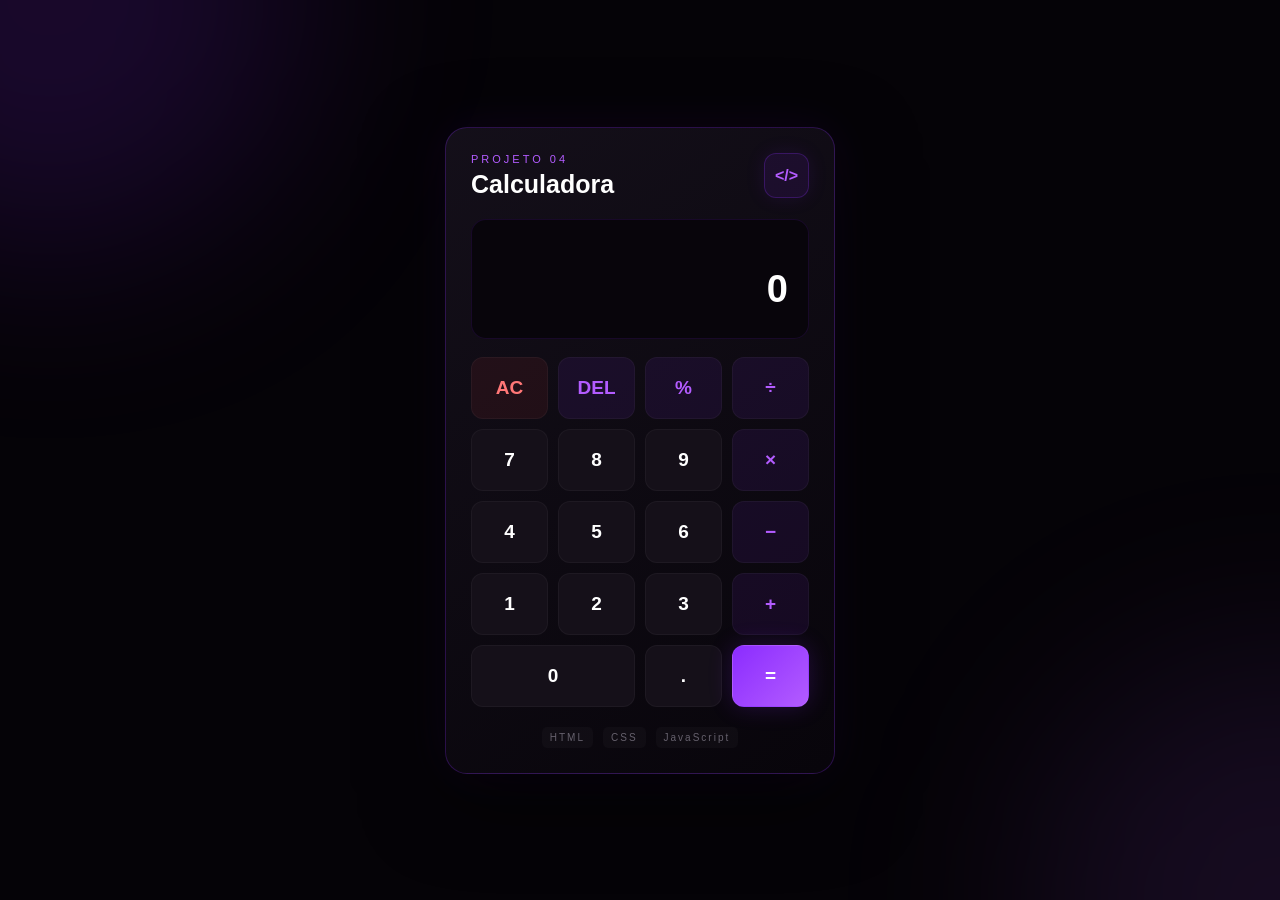
<file: Projeto4/index.html>
<!DOCTYPE html>
<html lang="pt-BR">

<head>
    <meta charset="UTF-8">
    <meta name="viewport" content="width=device-width, initial-scale=1.0">

    <title>Calculadora | Projeto 4</title>

    <link rel="stylesheet" href="style.css">
</head>

<body>

    <div class="background-glow glow-1"></div>
    <div class="background-glow glow-2"></div>

    <main class="calculator-container">

        <div class="calculator">

            <div class="top">

                <div>
                    <p class="small-title">PROJETO 04</p>
                    <h1>Calculadora</h1>
                </div>

                <div class="logo">
                    &lt;/&gt;
                </div>

            </div>

            <div class="display">

                <div id="previous-operation"></div>

                <div id="current-operation">
                    0
                </div>

            </div>

            <div class="buttons">

                <button class="button clear" data-action="clear">
                    AC
                </button>

                <button class="button operator" data-action="delete">
                    DEL
                </button>

                <button class="button operator" data-operation="%">
                    %
                </button>

                <button class="button operator" data-operation="/">
                    ÷
                </button>


                <button class="button" data-number="7">
                    7
                </button>

                <button class="button" data-number="8">
                    8
                </button>

                <button class="button" data-number="9">
                    9
                </button>

                <button class="button operator" data-operation="*">
                    ×
                </button>


                <button class="button" data-number="4">
                    4
                </button>

                <button class="button" data-number="5">
                    5
                </button>

                <button class="button" data-number="6">
                    6
                </button>

                <button class="button operator" data-operation="-">
                    −
                </button>


                <button class="button" data-number="1">
                    1
                </button>

                <button class="button" data-number="2">
                    2
                </button>

                <button class="button" data-number="3">
                    3
                </button>

                <button class="button operator" data-operation="+">
                    +
                </button>


                <button class="button zero" data-number="0">
                    0
                </button>

                <button class="button" data-number=".">
                    .
                </button>

                <button class="button equals" data-action="calculate">
                    =
                </button>

            </div>

            <div class="footer">
                <span>HTML</span>
                <span>CSS</span>
                <span>JavaScript</span>
            </div>

        </div>

    </main>

    <script src="script.js"></script>

</body>

</html>
</file>
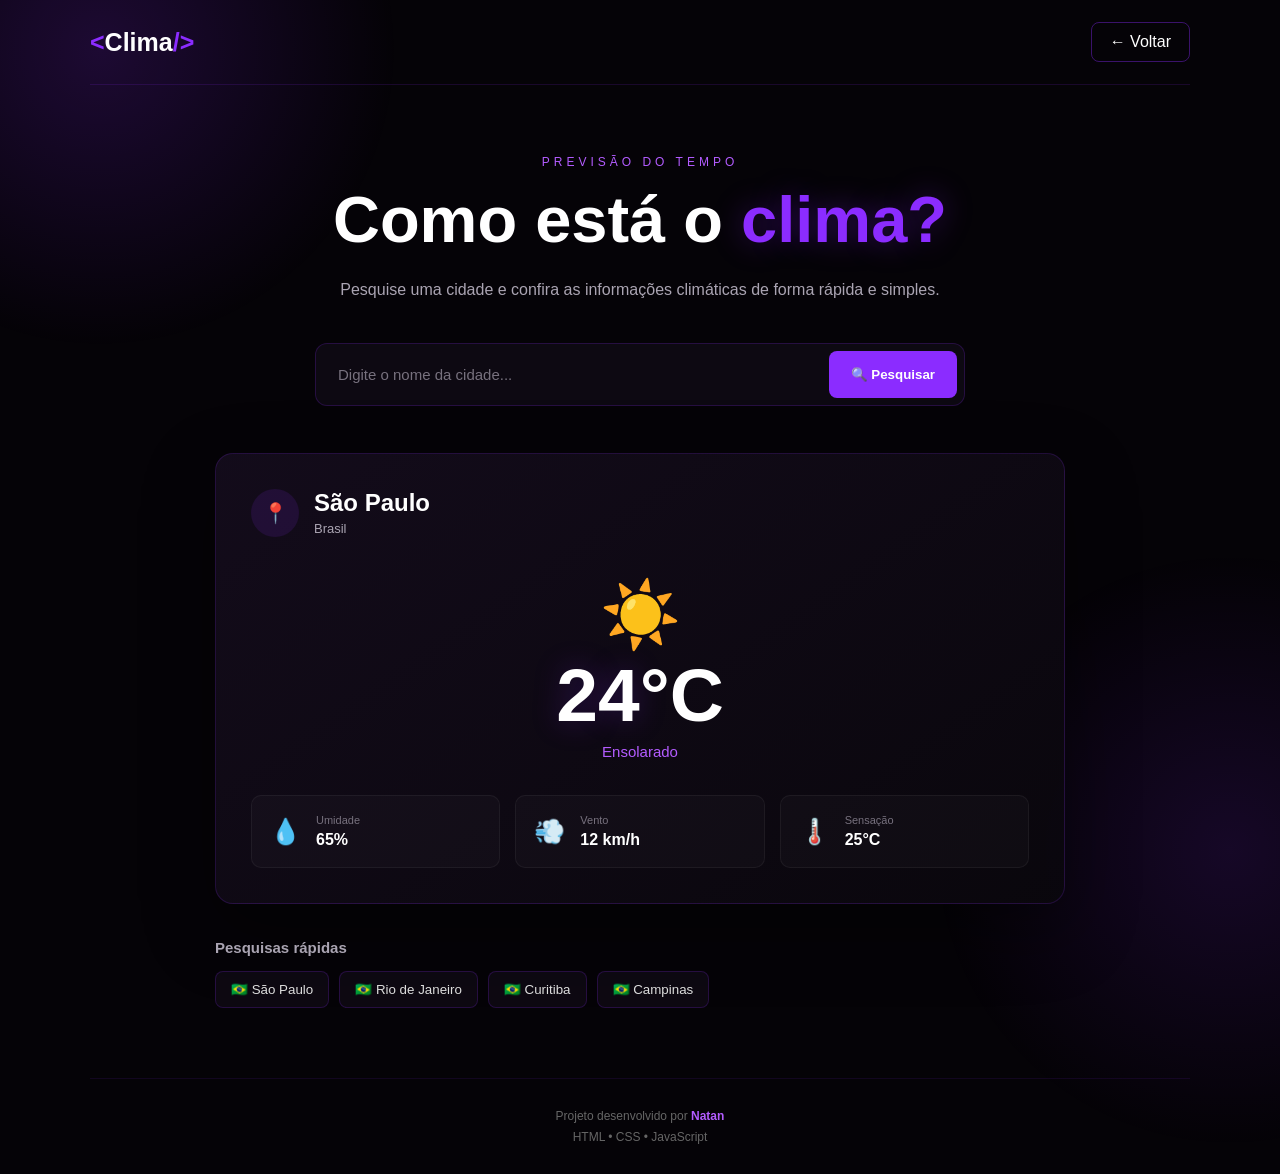
<file: Projeto5/index.html>
<!DOCTYPE html>
<html lang="pt-BR">

<head>
    <meta charset="UTF-8">
    <meta name="viewport" content="width=device-width, initial-scale=1.0">

    <meta name="description" content="Site de clima desenvolvido por Natan">

    <title>Clima | Natan</title>

    <link rel="stylesheet" href="style.css">
</head>

<body>

    <!-- FUNDO -->
    <div class="background-glow"></div>
    <div class="background-glow glow-right"></div>

    <!-- CONTAINER PRINCIPAL -->
    <main class="weather-container">

        <!-- CABEÇALHO -->
        <header class="header">

            <div class="logo">
                <span>&lt;</span>Clima<span>/&gt;</span>
            </div>

            <a href="../index.html" class="back-button">
                ← Voltar
            </a>

        </header>


        <!-- CONTEÚDO -->
        <section class="weather-content">

            <div class="intro">

                <p class="subtitle">
                    PREVISÃO DO TEMPO
                </p>

                <h1>
                    Como está o
                    <span>clima?</span>
                </h1>

                <p class="description">
                    Pesquise uma cidade e confira as informações
                    climáticas de forma rápida e simples.
                </p>

            </div>


            <!-- PESQUISA -->
            <div class="search-box">

                <input
                    type="text"
                    id="cityInput"
                    placeholder="Digite o nome da cidade..."
                    autocomplete="off"
                >

                <button id="searchButton">
                    🔍 Pesquisar
                </button>

            </div>


            <!-- AVISO -->
            <p id="message" class="message"></p>


            <!-- CARD DO CLIMA -->
            <section class="weather-card" id="weatherCard">

                <div class="location">

                    <span class="location-icon">
                        📍
                    </span>

                    <div>
                        <h2 id="cityName">
                            São Paulo
                        </h2>

                        <p id="countryName">
                            Brasil
                        </p>
                    </div>

                </div>


                <!-- TEMPERATURA -->
                <div class="temperature">

                    <div class="weather-icon" id="weatherIcon">
                        ☀️
                    </div>

                    <div class="temperature-number">
                        <span id="temperature">
                            24
                        </span>°C
                    </div>

                    <p id="weatherDescription">
                        Ensolarado
                    </p>

                </div>


                <!-- INFORMAÇÕES -->
                <div class="weather-info">

                    <div class="info-card">

                        <div class="info-icon">
                            💧
                        </div>

                        <div>
                            <span>Umidade</span>
                            <strong id="humidity">
                                65%
                            </strong>
                        </div>

                    </div>


                    <div class="info-card">

                        <div class="info-icon">
                            💨
                        </div>

                        <div>
                            <span>Vento</span>
                            <strong id="wind">
                                12 km/h
                            </strong>
                        </div>

                    </div>


                    <div class="info-card">

                        <div class="info-icon">
                            🌡️
                        </div>

                        <div>
                            <span>Sensação</span>
                            <strong id="feelsLike">
                                25°C
                            </strong>
                        </div>

                    </div>

                </div>

            </section>


            <!-- CIDADES SUGERIDAS -->
            <section class="cities">

                <h3>
                    Pesquisas rápidas
                </h3>

                <div class="city-buttons">

                    <button data-city="São Paulo">
                        🇧🇷 São Paulo
                    </button>

                    <button data-city="Rio de Janeiro">
                        🇧🇷 Rio de Janeiro
                    </button>

                    <button data-city="Curitiba">
                        🇧🇷 Curitiba
                    </button>

                    <button data-city="Campinas">
                        🇧🇷 Campinas
                    </button>

                </div>

            </section>

        </section>


        <!-- RODAPÉ -->
        <footer>

            <p>
                Projeto desenvolvido por
                <strong>Natan</strong>
            </p>

            <p>
                HTML • CSS • JavaScript
            </p>

        </footer>

    </main>


    <script src="script.js"></script>

</body>

</html>
</file>
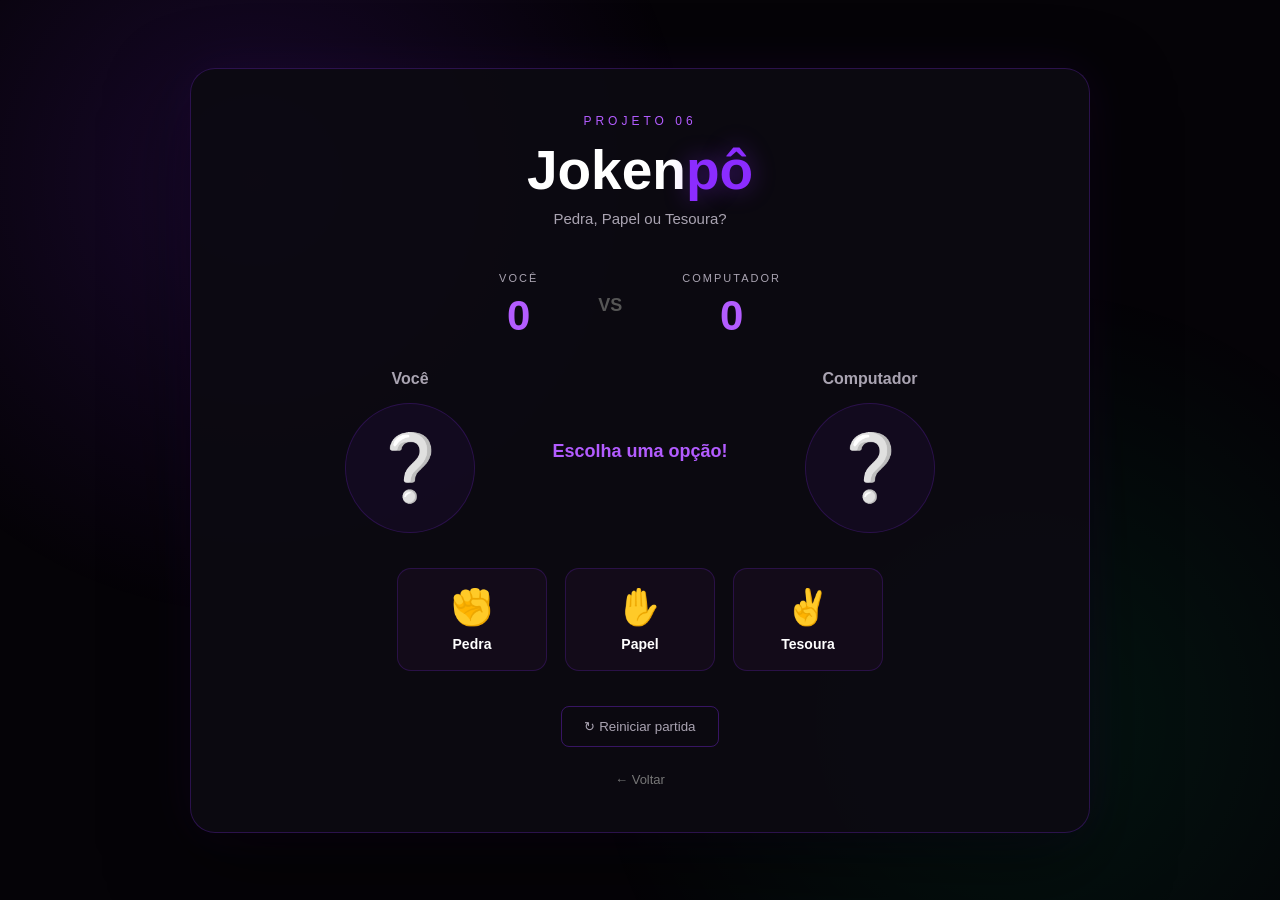
<file: Projeto6/index.html>
<!DOCTYPE html>
<html lang="pt-BR">

<head>
    <meta charset="UTF-8">
    <meta name="viewport" content="width=device-width, initial-scale=1.0">

    <title>Jokenpô | Projeto 6</title>

    <link rel="stylesheet" href="style.css">
</head>

<body>

    <div class="background"></div>

    <main class="game-container">

        <div class="header">

            <p>PROJETO 06</p>

            <h1>
                Joken<span>pô</span>
            </h1>

            <p class="subtitle">
                Pedra, Papel ou Tesoura?
            </p>

        </div>


        <div class="scoreboard">

            <div class="score">

                <span>VOCÊ</span>

                <strong id="playerScore">
                    0
                </strong>

            </div>


            <div class="versus">
                VS
            </div>


            <div class="score">

                <span>COMPUTADOR</span>

                <strong id="computerScore">
                    0
                </strong>

            </div>

        </div>


        <div class="battle">

            <div class="player-choice">

                <h2>
                    Você
                </h2>

                <div
                    id="playerChoice"
                    class="choice-display">
                    ❔
                </div>

            </div>


            <div class="result">

                <span id="resultText">
                    Escolha uma opção!
                </span>

            </div>


            <div class="computer-choice">

                <h2>
                    Computador
                </h2>

                <div
                    id="computerChoice"
                    class="choice-display">
                    ❔
                </div>

            </div>

        </div>


        <div class="choices">

            <button
                class="choice-button"
                data-choice="pedra">

                <span class="emoji">
                    ✊
                </span>

                <span>
                    Pedra
                </span>

            </button>


            <button
                class="choice-button"
                data-choice="papel">

                <span class="emoji">
                    ✋
                </span>

                <span>
                    Papel
                </span>

            </button>


            <button
                class="choice-button"
                data-choice="tesoura">

                <span class="emoji">
                    ✌️
                </span>

                <span>
                    Tesoura
                </span>

            </button>

        </div>


        <button
            id="resetButton"
            class="reset-button">

            ↻ Reiniciar partida

        </button>


        <a
            href="#"
            class="back-button"
            onclick="history.back(); return false;">

            ← Voltar

        </a>

    </main>


    <!-- ================================
         GAME OVER
    ================================= -->

    <div
        id="gameOverScreen"
        class="game-over-screen">

        <div class="game-over-content">

            <p class="game-over-small">
                FIM DE JOGO
            </p>


            <h1 id="gameOverTitle">
                GAME OVER
            </h1>


            <div class="game-over-line"></div>


            <p
                id="gameOverMessage"
                class="game-over-message">

                Você perdeu!

            </p>


            <div class="final-score">

                <div>

                    <span>
                        VOCÊ
                    </span>

                    <strong id="finalPlayerScore">
                        0
                    </strong>

                </div>


                <div class="score-x">
                    VS
                </div>


                <div>

                    <span>
                        COMPUTADOR
                    </span>

                    <strong id="finalComputerScore">
                        0
                    </strong>

                </div>

            </div>


            <button
                id="playAgainButton"
                class="play-again-button">

                JOGAR NOVAMENTE

            </button>

        </div>

    </div>


    <script src="script.js"></script>

</body>

</html>
</file>
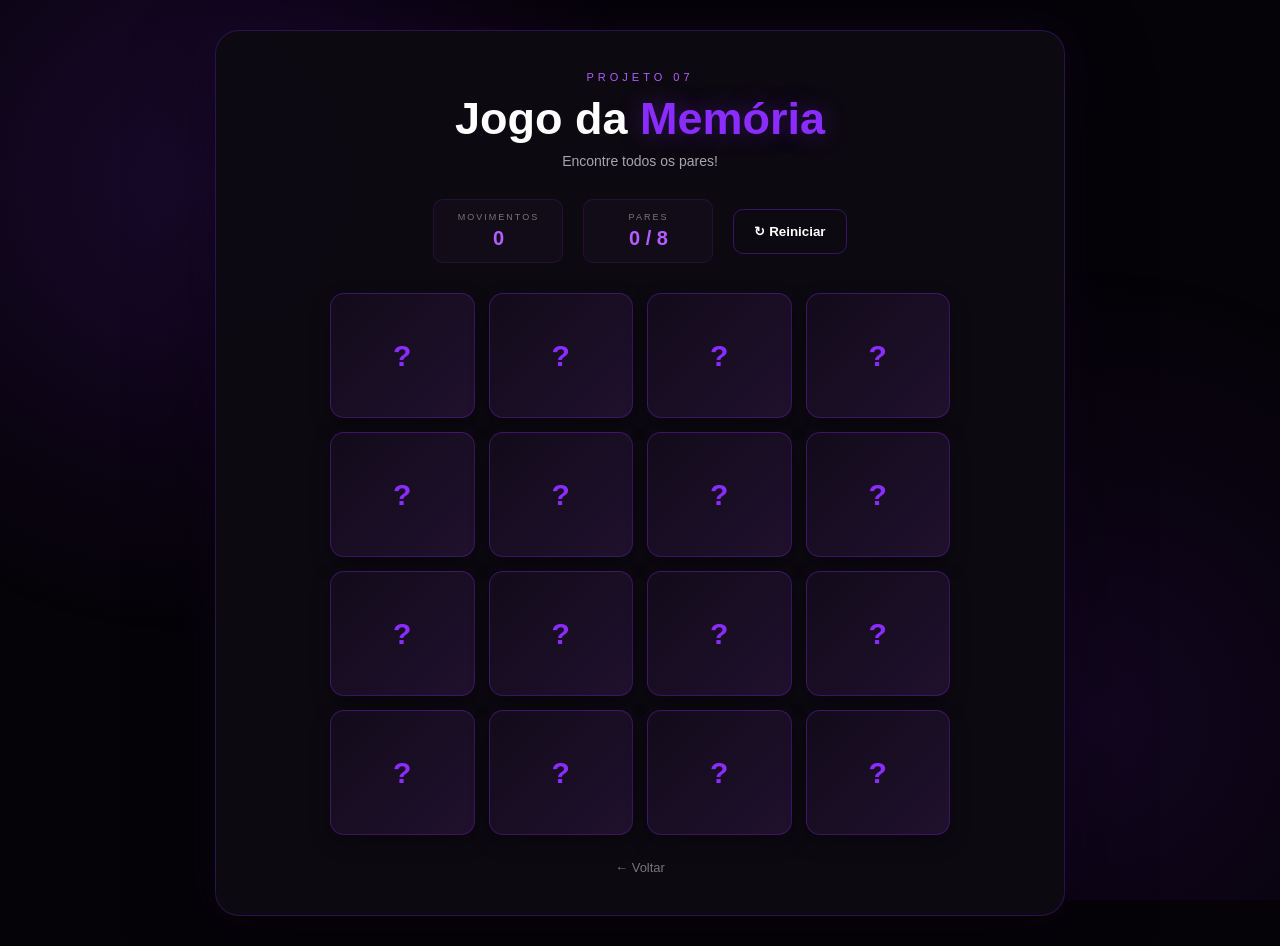
<file: Projeto7/index.html>
<!DOCTYPE html>
<html lang="pt-BR">

<head>
    <meta charset="UTF-8">
    <meta name="viewport" content="width=device-width, initial-scale=1.0">

    <title>Jogo da Memória | Projeto 7</title>

    <link rel="stylesheet" href="style.css">
</head>

<body>

    <div class="background"></div>

    <main class="game-container">

        <!-- CABEÇALHO -->

        <header class="game-header">

            <p class="project-number">
                PROJETO 07
            </p>

            <h1>
                Jogo da <span>Memória</span>
            </h1>

            <p class="subtitle">
                Encontre todos os pares!
            </p>

        </header>


        <!-- INFORMAÇÕES -->

        <div class="game-info">

            <div class="info-box">

                <span>
                    MOVIMENTOS
                </span>

                <strong id="moves">
                    0
                </strong>

            </div>


            <div class="info-box">

                <span>
                    PARES
                </span>

                <strong id="pairs">
                    0 / 8
                </strong>

            </div>


            <button id="restartButton">
                ↻ Reiniciar
            </button>

        </div>


        <!-- TABULEIRO -->

        <div id="gameBoard" class="game-board">

        </div>


        <!-- MENSAGEM DE VITÓRIA -->

        <div id="winMessage" class="win-message">

            <div class="win-box">

                <div class="trophy">
                    🏆
                </div>

                <h2>
                    Parabéns!
                </h2>

                <p>
                    Você encontrou todos os pares!
                </p>

                <p>
                    Movimentos:
                    <strong id="finalMoves">
                        0
                    </strong>
                </p>

                <button id="playAgain">
                    Jogar novamente
                </button>

            </div>

        </div>


        <!-- VOLTAR -->

        <a href="#" class="back-button" onclick="history.back()">
            ← Voltar
        </a>

    </main>


    <script src="script.js"></script>

</body>

</html>
</file>
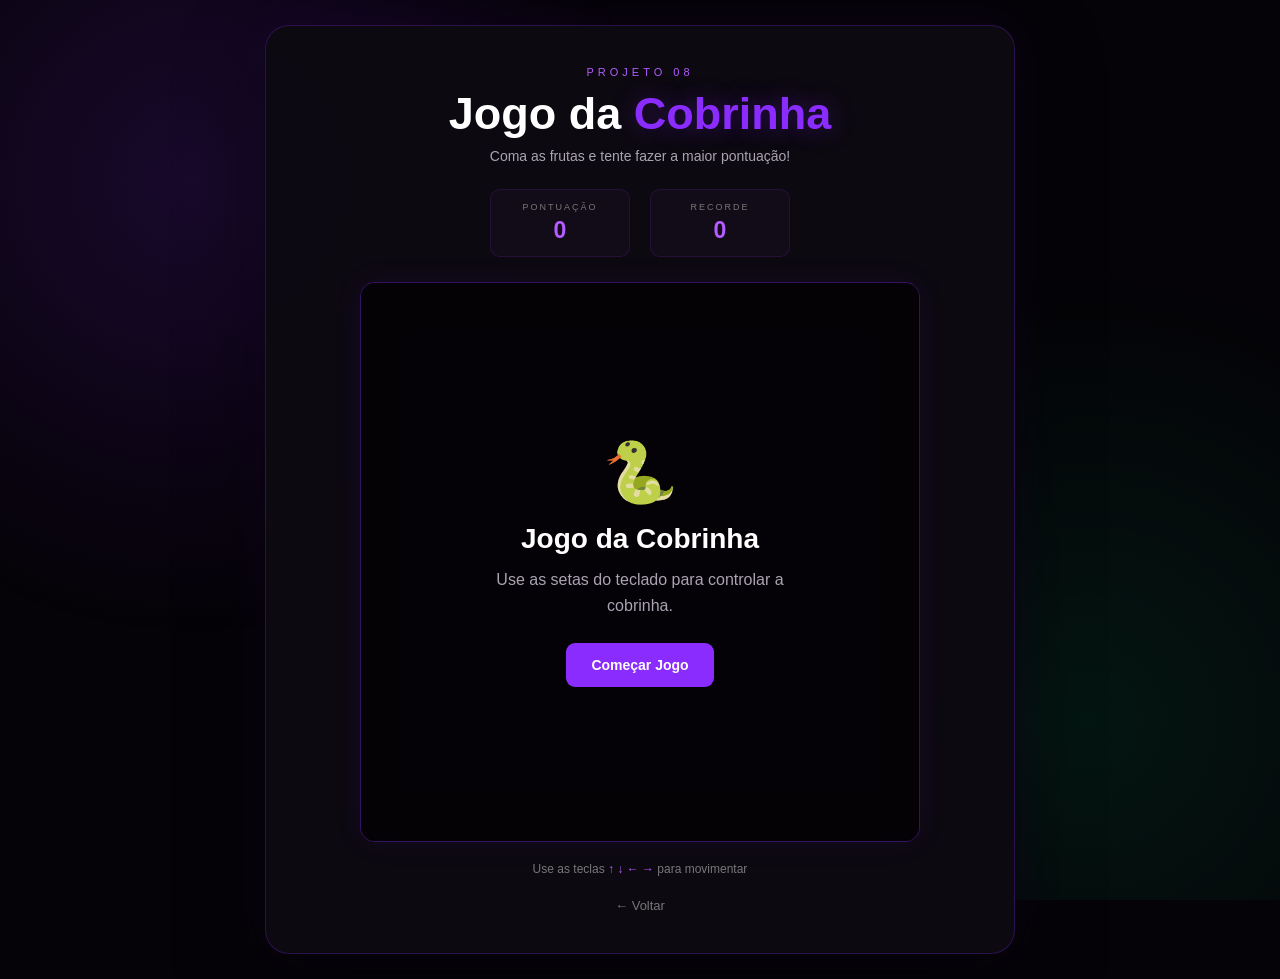
<file: Projeto8/index.html>
<!DOCTYPE html>
<html lang="pt-BR">

<head>
    <meta charset="UTF-8">
    <meta name="viewport" content="width=device-width, initial-scale=1.0">

    <title>Jogo da Cobrinha | Projeto 8</title>

    <link rel="stylesheet" href="style.css">
</head>

<body>

    <div class="background"></div>

    <main class="game-container">

        <!-- =================================================
             CABEÇALHO
        ================================================== -->

        <header class="game-header">

            <p class="project-number">
                PROJETO 08
            </p>

            <h1>
                Jogo da <span>Cobrinha</span>
            </h1>

            <p class="subtitle">
                Coma as frutas e tente fazer a maior pontuação!
            </p>

        </header>


        <!-- =================================================
             INFORMAÇÕES
        ================================================== -->

        <div class="game-info">

            <div class="info-box">

                <span>
                    PONTUAÇÃO
                </span>

                <strong id="score">
                    0
                </strong>

            </div>


            <div class="info-box">

                <span>
                    RECORDE
                </span>

                <strong id="highScore">
                    0
                </strong>

            </div>

        </div>


        <!-- =================================================
             ÁREA DO JOGO
        ================================================== -->

        <div class="game-area">

            <canvas id="gameCanvas"></canvas>


            <!-- TELA INICIAL -->

            <div id="startScreen" class="game-overlay">

                <div class="overlay-content">

                    <div class="snake-icon">
                        🐍
                    </div>

                    <h2>
                        Jogo da Cobrinha
                    </h2>

                    <p>
                        Use as setas do teclado para controlar
                        a cobrinha.
                    </p>

                    <button id="startButton">
                        Começar Jogo
                    </button>

                </div>

            </div>


            <!-- GAME OVER -->

            <div id="gameOver" class="game-overlay hidden">

                <div class="overlay-content">

                    <div class="snake-icon">
                        💀
                    </div>

                    <h2>
                        Game Over!
                    </h2>

                    <p>
                        Sua pontuação foi:
                        <strong id="finalScore">
                            0
                        </strong>
                    </p>

                    <button id="restartButton">
                        Jogar Novamente
                    </button>

                </div>

            </div>

        </div>


        <!-- =================================================
             CONTROLES
        ================================================== -->

        <div class="controls">

            <p>
                Use as teclas
                <strong>↑ ↓ ← →</strong>
                para movimentar
            </p>

        </div>


        <!-- =================================================
             VOLTAR
        ================================================== -->

        <a href="#" class="back-button" onclick="history.back()">
            ← Voltar
        </a>

    </main>


    <script src="script.js"></script>

</body>

</html>
</file>
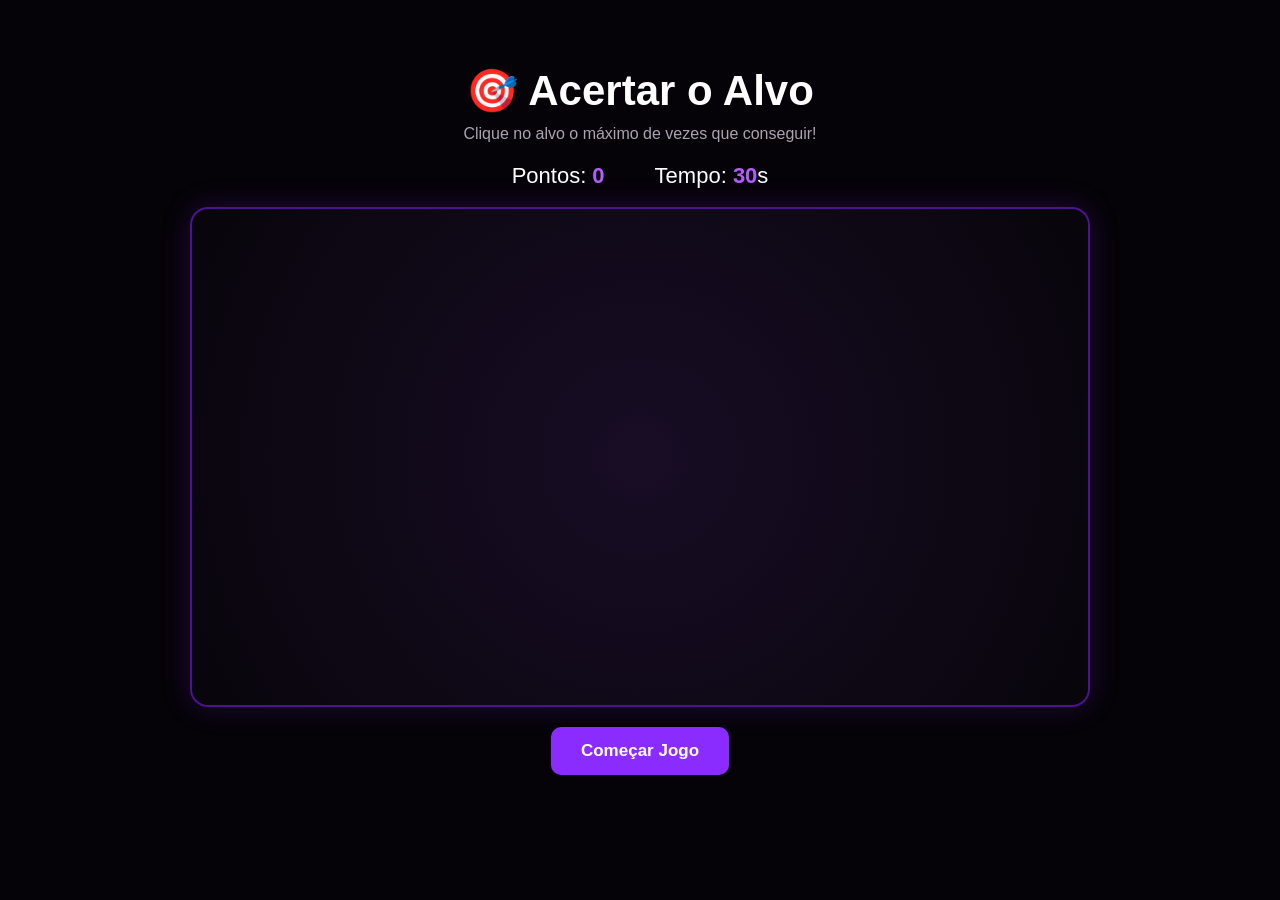
<file: Projeto9/index.html>
<!DOCTYPE html>
<html lang="pt-BR">
<head><meta charset="UTF-8"><meta name="viewport" content="width=device-width, initial-scale=1.0"><title>Acertar o Alvo</title><link rel="stylesheet" href="style.css"></head>
<body>
<div class="container">
<h1>🎯 Acertar o Alvo</h1><p>Clique no alvo o máximo de vezes que conseguir!</p>
<div class="info"><div>Pontos: <span id="score">0</span></div><div>Tempo: <span id="time">30</span>s</div></div>
<div id="gameArea"><button id="target">🎯</button></div>
<button id="startBtn">Começar Jogo</button><p id="message"></p>
</div>
<script src="script.js"></script>
</body></html>
</file>
<file: style.css>
/* =========================================================
   PORTFÓLIO NATAN
   CSS CORRIGIDO
========================================================= */


/* =========================================================
   RESET
========================================================= */

* {
    margin: 0;
    padding: 0;
    box-sizing: border-box;
}

html {
    scroll-behavior: smooth;
}

body {
    font-family: Arial, Helvetica, sans-serif;
    background: #050307;
    color: #ffffff;
    overflow-x: hidden;
}


/* =========================================================
   VARIÁVEIS
========================================================= */

:root {
    --preto: #050307;
    --preto-card: #0d0a12;

    --roxo: #8b2cff;
    --roxo-claro: #b35cff;
    --roxo-escuro: #4c128f;

    --verde: #00ff66;

    --branco: #ffffff;
    --cinza: #aaa4b2;
}


/* =========================================================
   CURSOR VERDE
========================================================= */

html,
body,
a,
button {
    cursor: none !important;
}

.custom-cursor {
    position: fixed;

    width: 14px;
    height: 14px;

    left: 0;
    top: 0;

    background: var(--verde);

    border-radius: 50%;

    pointer-events: none;

    z-index: 999999;

    transform: translate(-50%, -50%);

    box-shadow:
        0 0 8px var(--verde),
        0 0 18px rgba(0, 255, 102, 0.7),
        0 0 30px rgba(0, 255, 102, 0.35);

    opacity: 0;

    transition:
        width 0.15s ease,
        height 0.15s ease,
        opacity 0.15s ease,
        box-shadow 0.15s ease;
}

.custom-cursor.cursor-hover {
    width: 22px;
    height: 22px;

    box-shadow:
        0 0 10px var(--verde),
        0 0 25px rgba(0, 255, 102, 0.8),
        0 0 45px rgba(0, 255, 102, 0.4);
}


/* =========================================================
   PARTÍCULAS
========================================================= */

#particles {
    position: fixed;

    inset: 0;

    width: 100%;
    height: 100%;

    pointer-events: none;

    overflow: hidden;

    z-index: 0;
}

.particle {
    position: absolute;

    width: 3px;
    height: 3px;

    background: rgba(163, 64, 255, 0.35);

    border-radius: 50%;

    box-shadow:
        0 0 8px rgba(150, 40, 255, 0.4);

    animation: particleMove linear infinite;
}

@keyframes particleMove {

    0% {
        transform: translate3d(0, 0, 0);
        opacity: 0;
    }

    20% {
        opacity: 0.4;
    }

    50% {
        opacity: 0.7;
    }

    80% {
        opacity: 0.3;
    }

    100% {
        transform: translate3d(80px, -120px, 0);
        opacity: 0;
    }
}


/* =========================================================
   BRILHO DE FUNDO
========================================================= */

body::before {
    content: "";

    position: fixed;

    width: 600px;
    height: 600px;

    top: -250px;
    left: -200px;

    background:
        radial-gradient(
            circle,
            rgba(116, 27, 190, 0.12),
            transparent 70%
        );

    pointer-events: none;

    z-index: 0;
}

body::after {
    content: "";

    position: fixed;

    width: 600px;
    height: 600px;

    right: -250px;
    bottom: -250px;

    background:
        radial-gradient(
            circle,
            rgba(116, 27, 190, 0.10),
            transparent 70%
        );

    pointer-events: none;

    z-index: 0;
}


/* =========================================================
   HEADER
========================================================= */

.header {
    position: fixed;

    top: 0;
    left: 0;

    width: 100%;
    height: 75px;

    background: rgba(5, 3, 7, 0.90);

    backdrop-filter: blur(15px);

    border-bottom:
        1px solid rgba(139, 44, 255, 0.15);

    z-index: 1000;
}

.header-container {
    width: 90%;
    max-width: 1200px;

    height: 100%;

    margin: auto;

    display: flex;

    align-items: center;

    justify-content: space-between;
}

.logo {
    font-size: 25px;

    font-weight: bold;

    color: white;
}

.logo span {
    color: var(--roxo);
}

.menu {
    display: flex;

    gap: 30px;
}

.menu a {
    color: #d5d0dc;

    text-decoration: none;

    font-size: 14px;

    transition: 0.3s;
}

.menu a:hover,
.menu a.active {
    color: var(--roxo-claro);
}


/* =========================================================
   CONTEÚDO PRINCIPAL
========================================================= */

main {
    position: relative;

    z-index: 2;

    display: block;

    width: 100%;
}


/* =========================================================
   HERO
========================================================= */

.hero {
    position: relative;

    min-height: 100vh;

    display: flex;

    align-items: center;

    padding: 120px 8% 80px;

    z-index: 2;

    opacity: 1 !important;

    visibility: visible !important;
}

.hero-content {
    width: 1200px;
    max-width: 100%;

    margin: auto;

    display: flex;

    align-items: center;

    justify-content: space-between;

    gap: 70px;

    opacity: 1 !important;

    visibility: visible !important;
}

.hero-text {
    max-width: 650px;

    opacity: 1 !important;

    visibility: visible !important;
}

.hero-subtitle {
    color: var(--roxo-claro);

    font-size: 14px;

    letter-spacing: 4px;

    margin-bottom: 15px;
}

.hero h1 {
    font-size: clamp(45px, 7vw, 78px);

    line-height: 1.05;

    margin-bottom: 25px;
}

.hero h1 span {
    display: block;

    color: var(--roxo);

    text-shadow:
        0 0 30px rgba(139, 44, 255, 0.25);
}

.hero-description {
    color: var(--cinza);

    font-size: 17px;

    line-height: 1.8;

    max-width: 600px;
}

.hero-buttons {
    display: flex;

    gap: 15px;

    margin-top: 35px;
}

.btn {
    padding: 14px 24px;

    border-radius: 8px;

    text-decoration: none;

    font-weight: bold;

    transition: 0.3s;
}

.btn-primary {
    background: var(--roxo);

    color: white;

    box-shadow:
        0 0 25px rgba(139, 44, 255, 0.25);
}

.btn-primary:hover {
    background: var(--roxo-claro);

    transform: translateY(-3px);
}

.btn-secondary {
    border:
        1px solid rgba(139, 44, 255, 0.5);

    color: white;
}

.btn-secondary:hover {
    background:
        rgba(139, 44, 255, 0.10);

    border-color:
        var(--roxo);
}


/* =========================================================
   FOTO
========================================================= */

.hero-photo {
    width: 350px;
    height: 350px;

    flex-shrink: 0;

    display: flex;

    justify-content: center;

    align-items: center;

    opacity: 1 !important;

    visibility: visible !important;
}

.photo-glow {
    position: relative;

    width: 300px;
    height: 300px;

    border-radius: 50%;

    padding: 5px;

    background:
        linear-gradient(
            135deg,
            var(--roxo),
            transparent,
            var(--roxo-escuro)
        );

    box-shadow:
        0 0 70px rgba(139, 44, 255, 0.18);

    animation:
        photoFloat 5s ease-in-out infinite;
}

.photo-glow::before {
    content: "";

    position: absolute;

    inset: -15px;

    border-radius: 50%;

    border:
        1px solid rgba(139, 44, 255, 0.25);

    animation:
        photoRotate 10s linear infinite;
}

.photo-glow img {
    width: 100%;
    height: 100%;

    object-fit: cover;

    border-radius: 50%;

    background: #100b15;

    border:
        4px solid #08050b;
}

@keyframes photoFloat {

    0%,
    100% {
        transform: translateY(0);
    }

    50% {
        transform: translateY(-12px);
    }
}

@keyframes photoRotate {

    from {
        transform: rotate(0deg);
    }

    to {
        transform: rotate(360deg);
    }
}


/* =========================================================
   SEÇÕES
========================================================= */

.section {
    position: relative;

    width: 90%;
    max-width: 1200px;

    margin: auto;

    padding: 110px 0;

    z-index: 2;

    opacity: 1 !important;

    visibility: visible !important;

    transform: none !important;
}

.section-title {
    margin-bottom: 70px;

    opacity: 1 !important;

    visibility: visible !important;
}

.section-title p {
    color: var(--roxo-claro);

    letter-spacing: 3px;

    font-size: 12px;

    margin-bottom: 10px;
}

.section-title h2 {
    font-size: 42px;
}

.section-title h2 span {
    color: var(--roxo);
}

.title-line {
    width: 60px;
    height: 3px;

    background: var(--roxo);

    margin-top: 18px;

    box-shadow:
        0 0 15px rgba(139, 44, 255, 0.5);
}


/* =========================================================
   SOBRE
========================================================= */

.about-content {
    display: grid;

    grid-template-columns:
        repeat(3, 1fr);

    gap: 20px;

    opacity: 1 !important;

    visibility: visible !important;
}

.about-card {
    background:
        rgba(15, 10, 20, 0.75);

    border:
        1px solid rgba(139, 44, 255, 0.12);

    padding: 35px;

    border-radius: 12px;

    transition: 0.35s;

    opacity: 1 !important;

    visibility: visible !important;

    transform: none !important;
}

.about-card:hover {
    transform: translateY(-8px) !important;

    border-color:
        rgba(139, 44, 255, 0.4);

    box-shadow:
        0 15px 40px rgba(0, 0, 0, 0.4);
}

.about-icon {
    font-size: 30px;

    color: var(--roxo);

    margin-bottom: 20px;
}

.about-card h3 {
    margin-bottom: 12px;
}

.about-card p {
    color: var(--cinza);

    line-height: 1.7;
}


/* =========================================================
   PROJETOS
========================================================= */

.projects-list {
    display: flex;

    flex-direction: column;

    gap: 70px;

    opacity: 1 !important;

    visibility: visible !important;
}

.project-card {
    position: relative;

    display: grid;

    grid-template-columns: 1fr 1fr;

    min-height: 430px;

    background:
        rgba(12, 8, 16, 0.72);

    border:
        1px solid rgba(139, 44, 255, 0.12);

    border-radius: 18px;

    overflow: hidden;

    transition:
        transform 0.4s ease,
        border-color 0.4s ease,
        box-shadow 0.4s ease;

    opacity: 1 !important;

    visibility: visible !important;

    transform: none !important;
}

.project-card:hover {
    transform: translateY(-6px) !important;

    border-color:
        rgba(139, 44, 255, 0.4);

    box-shadow:
        0 20px 60px rgba(0, 0, 0, 0.45),
        0 0 35px rgba(139, 44, 255, 0.06);
}

.project-card.reverse .project-content {
    order: 2;
}

.project-card.reverse .project-image {
    order: 1;
}


/* =========================================================
   TEXTO DOS PROJETOS
========================================================= */

.project-content {
    padding: 60px;

    display: flex;

    flex-direction: column;

    justify-content: center;

    position: relative;

    opacity: 1 !important;

    visibility: visible !important;
}

.project-category {
    color: var(--roxo-claro);

    font-size: 11px;

    letter-spacing: 3px;

    margin-bottom: 15px;
}

.project-content h3 {
    font-size: 34px;

    margin-bottom: 20px;

    line-height: 1.15;
}

.project-content p:not(.project-category) {
    color: var(--cinza);

    line-height: 1.8;

    font-size: 15px;

    max-width: 520px;
}


/* =========================================================
   NÚMERO DO PROJETO
========================================================= */

.project-number {
    position: absolute;

    top: 20px;
    right: 20px;

    padding:
        9px 14px;

    border-radius: 7px;

    background:
        rgba(5, 3, 7, 0.85);

    color:
        var(--roxo-claro);

    font-size: 12px;

    font-weight: bold;

    backdrop-filter:
        blur(8px);

    z-index: 5;
}

.project-number-mobile {
    display: none;
}


/* =========================================================
   IMAGEM DOS PROJETOS
========================================================= */

.project-image {
    position: relative;

    width: 100%;
    height: 100%;

    min-height: 430px;

    overflow: hidden;

    background: #100b15;

    opacity: 1 !important;

    visibility: visible !important;
}

.project-image::after {
    content: "";

    position: absolute;

    inset: 0;

    background:
        linear-gradient(
            90deg,
            rgba(5, 3, 7, 0.15),
            transparent 60%
        );

    pointer-events: none;

    z-index: 1;
}

.project-image img {
    width: 100%;
    height: 100%;

    object-fit: cover;

    opacity: 0.68;

    transition:
        transform 0.6s ease,
        opacity 0.6s ease,
        filter 0.6s ease;
}

.project-card:hover .project-image img {
    transform: scale(1.07);

    opacity: 0.45;

    filter:
        brightness(0.65);
}


/* =========================================================
   BOTÃO DOS PROJETOS
========================================================= */

.project-overlay-button {
    position: absolute;

    left: 50%;
    top: 50%;

    transform:
        translate(-50%, -40%);

    opacity: 0;

    visibility: hidden;

    z-index: 10;

    padding:
        15px 24px;

    border:
        1px solid var(--roxo);

    border-radius: 8px;

    background:
        rgba(10, 5, 15, 0.9);

    color: white;

    font-size: 13px;

    font-weight: bold;

    letter-spacing: 1px;

    backdrop-filter:
        blur(8px);

    box-shadow:
        0 0 25px rgba(139, 44, 255, 0.35);

    transition:
        opacity 0.3s ease,
        visibility 0.3s ease,
        transform 0.3s ease,
        background 0.3s ease;
}

.project-card:hover .project-overlay-button {
    opacity: 1;

    visibility: visible;

    transform:
        translate(-50%, -50%);
}

.project-overlay-button:hover {
    background:
        var(--roxo);

    border-color:
        var(--roxo-claro);
}

.project-overlay-button span {
    color:
        var(--roxo-claro);

    margin-left: 8px;

    font-size: 16px;

    transition:
        0.3s;
}

.project-overlay-button:hover span {
    color: white;

    margin-left: 13px;
}


/* =========================================================
   CONTATO
========================================================= */

.contact-box {
    display: flex;

    justify-content:
        space-between;

    align-items:
        center;

    gap: 40px;

    padding: 45px;

    border-radius: 15px;

    background:
        rgba(15, 9, 20, 0.8);

    border:
        1px solid rgba(139, 44, 255, 0.15);

    opacity: 1 !important;

    visibility: visible !important;

    transform: none !important;
}

.contact-box h3 {
    font-size: 25px;

    margin-bottom: 10px;
}

.contact-box p {
    color: var(--cinza);
}

.contact-info {
    display: flex;

    flex-direction: column;

    gap: 15px;
}

.contact-info a,
.contact-info span {
    color: #ddd;

    text-decoration: none;
}

.contact-info a:hover {
    color: var(--roxo-claro);
}


/* =========================================================
   FOOTER
========================================================= */

footer {
    position: relative;

    z-index: 2;

    border-top:
        1px solid rgba(139, 44, 255, 0.1);

    padding: 30px;

    text-align: center;

    color: #777;

    font-size: 13px;

    opacity: 1 !important;

    visibility: visible !important;
}

footer p + p {
    margin-top: 8px;
}


/* =========================================================
   CORREÇÃO PRINCIPAL
   NÃO ESCONDER O CONTEÚDO
========================================================= */

.reveal,
.reveal.show {
    opacity: 1 !important;

    visibility: visible !important;

    transform: none !important;
}


/* =========================================================
   GARANTIR QUE O CONTEÚDO FIQUE NA FRENTE
========================================================= */

header,
main,
section,
.hero,
.hero-content,
.section,
.project-card,
.about-card,
.contact-box,
footer {
    position: relative;
}

main,
.hero,
.section,
footer {
    z-index: 2;
}


/* =========================================================
   RESPONSIVO
========================================================= */

@media screen and (max-width: 900px) {

    .hero-content {
        flex-direction: column-reverse;

        text-align: center;
    }

    .hero-description {
        margin: auto;
    }

    .hero-buttons {
        justify-content: center;
    }

    .hero-photo {
        width: 280px;
        height: 280px;
    }

    .photo-glow {
        width: 240px;
        height: 240px;
    }

    .about-content {
        grid-template-columns: 1fr;
    }

    .project-card,
    .project-card.reverse {
        grid-template-columns: 1fr;
    }

    .project-card .project-content,
    .project-card.reverse .project-content {
        order: 2;
    }

    .project-card .project-image,
    .project-card.reverse .project-image {
        order: 1;
    }

    .project-image {
        min-height: 350px;
        height: 350px;
    }

    .project-content {
        min-height: 300px;
    }
}


/* =========================================================
   CELULAR
========================================================= */

@media screen and (max-width: 700px) {

    .custom-cursor {
        display: none;
    }

    html,
    body,
    a,
    button {
        cursor: auto !important;
    }

    .header {
        height: auto;

        padding: 15px 0;
    }

    .header-container {
        flex-direction: column;

        gap: 15px;
    }

    .menu {
        gap: 15px;

        flex-wrap: wrap;

        justify-content: center;
    }

    .hero {
        padding-top: 160px;
    }

    .hero h1 {
        font-size: 43px;
    }

    .hero-buttons {
        flex-direction: column;
    }

    .section-title h2 {
        font-size: 34px;
    }

    .contact-box {
        flex-direction: column;

        align-items: flex-start;

        padding: 30px;
    }

    .projects-list {
        gap: 45px;
    }

    .project-card {
        border-radius: 14px;
    }

    .project-content {
        padding: 35px 25px;
    }

    .project-content h3 {
        font-size: 28px;
    }

    .project-content p:not(.project-category) {
        font-size: 14px;

        line-height: 1.7;
    }

    .project-image {
        height: 250px;

        min-height: 250px;
    }

    .project-number {
        display: none;
    }

    .project-number-mobile {
        display: block;

        color: var(--roxo-claro);

        font-size: 13px;

        font-weight: bold;

        letter-spacing: 2px;

        margin-bottom: 18px;
    }

    .project-overlay-button {
        opacity: 1;

        visibility: visible;

        transform:
            translate(-50%, -50%);

        padding:
            13px 20px;

        background:
            rgba(10, 5, 15, 0.88);
    }

    .project-card:hover .project-image img {
        transform: none;

        opacity: 0.6;
    }
}


/* =========================================================
   TELAS PEQUENAS
========================================================= */

@media screen and (max-width: 450px) {

    .hero h1 {
        font-size: 36px;
    }

    .hero-description {
        font-size: 15px;
    }

    .section {
        padding: 80px 0;
    }

    .project-image {
        height: 210px;

        min-height: 210px;
    }

    .project-content {
        padding: 30px 20px;
    }

    .project-content h3 {
        font-size: 25px;
    }

    .project-overlay-button {
        font-size: 11px;

        padding:
            11px 16px;
    }
}
</file>
<file: Projeto10/style.css>
*{box-sizing:border-box;margin:0;padding:0}body{min-height:100vh;font-family:Arial,sans-serif;background:#050307;color:#fff;display:flex;justify-content:center;align-items:center;padding:20px}.quiz-container{width:min(800px,100%);text-align:center}h1{font-size:42px;margin-bottom:10px}#progress{color:#aaa4b2;margin-bottom:25px}.quiz-card{background:#0d0a12;border:1px solid #4c128f;border-radius:18px;padding:35px;box-shadow:0 0 35px rgba(139,44,255,.18)}#question{font-size:25px;margin-bottom:28px}#answers{display:grid;gap:13px}.answer{width:100%;padding:16px;border:1px solid #4c128f;border-radius:10px;background:#120c18;color:#fff;font-size:16px;cursor:pointer;transition:.2s}.answer:hover{background:#241035;transform:translateY(-2px)}.answer.correct{background:#176b3a;border-color:#28b866}.answer.wrong{background:#7a2020;border-color:#d94b4b}.answer:disabled{cursor:default}#result{margin:20px 0;font-size:20px;min-height:25px}#restartBtn{display:none;margin:0 auto;padding:14px 28px;border:0;border-radius:10px;background:#8b2cff;color:#fff;font-size:17px;font-weight:bold;cursor:pointer}#restartBtn:hover{background:#b35cff}@media(max-width:600px){h1{font-size:32px}.quiz-card{padding:22px}#question{font-size:21px}}
</file>
<file: Projeto3/style.css>
/* ================================
   RESET
================================ */

* {
    margin: 0;
    padding: 0;
    box-sizing: border-box;
}

html {
    scroll-behavior: smooth;
}

body {
    font-family: Arial, Helvetica, sans-serif;
    background: #120b08;
    color: #ffffff;
    overflow-x: hidden;
}


/* ================================
   CORES
================================ */

:root {
    --vermelho: #e63920;
    --vermelho-claro: #ff5a3d;
    --laranja: #ff8c42;
    --escuro: #120b08;
    --card: #1d110d;
    --cinza: #aaa09b;
}


/* ================================
   HEADER
================================ */

.header {
    position: fixed;
    top: 0;
    left: 0;
    width: 100%;
    height: 75px;

    display: flex;
    align-items: center;
    justify-content: space-between;

    padding: 0 7%;

    background: rgba(18, 11, 8, 0.9);
    backdrop-filter: blur(15px);

    border-bottom: 1px solid rgba(255, 255, 255, 0.08);

    z-index: 1000;
}

.logo {
    font-size: 24px;
    font-weight: bold;
}

.logo span {
    color: var(--vermelho);
}

.menu {
    display: flex;
    gap: 30px;
}

.menu a {
    color: #ddd;
    text-decoration: none;
    font-size: 14px;
    transition: 0.3s;
}

.menu a:hover {
    color: var(--laranja);
}

.cart-button {
    position: relative;

    border: none;
    background: transparent;

    color: white;
    font-size: 23px;

    cursor: pointer;
}

#quantidadeCarrinho {
    position: absolute;

    top: -8px;
    right: -10px;

    width: 20px;
    height: 20px;

    display: flex;
    align-items: center;
    justify-content: center;

    background: var(--vermelho);
    color: white;

    border-radius: 50%;

    font-size: 11px;
    font-weight: bold;
}


/* ================================
   HERO
================================ */

.hero {
    min-height: 100vh;

    display: flex;
    align-items: center;

    padding: 120px 8% 80px;

    background:
        radial-gradient(
            circle at 80% 50%,
            rgba(230, 57, 32, 0.18),
            transparent 40%
        ),
        radial-gradient(
            circle at 20% 80%,
            rgba(255, 140, 66, 0.08),
            transparent 40%
        );
}

.hero-content {
    max-width: 1100px;
    margin: auto;
}

.hero-subtitle {
    color: var(--laranja);
    letter-spacing: 3px;
    font-size: 13px;
    margin-bottom: 20px;
}

.hero h1 {
    max-width: 750px;

    font-size: clamp(50px, 7vw, 85px);
    line-height: 1.05;

    margin-bottom: 25px;
}

.hero h1 span {
    display: block;
    color: var(--vermelho);

    text-shadow:
        0 0 30px rgba(230, 57, 32, 0.3);
}

.hero p:not(.hero-subtitle) {
    max-width: 650px;

    color: var(--cinza);

    font-size: 17px;
    line-height: 1.8;

    margin-bottom: 35px;
}

.hero-button {
    display: inline-block;

    padding: 15px 25px;

    background: var(--vermelho);
    color: white;

    text-decoration: none;
    font-weight: bold;

    border-radius: 8px;

    transition: 0.3s;
}

.hero-button:hover {
    background: var(--vermelho-claro);

    transform: translateY(-4px);

    box-shadow:
        0 10px 30px rgba(230, 57, 32, 0.25);
}


/* ================================
   TÍTULOS
================================ */

.section-title {
    text-align: center;
    margin-bottom: 55px;
}

.section-title p,
.section-small {
    color: var(--laranja);

    font-size: 12px;

    letter-spacing: 3px;

    margin-bottom: 10px;
}

.section-title h2 {
    font-size: 42px;
}

.section-title h2 span,
.sobre h2 span {
    color: var(--vermelho);
}


/* ================================
   CARDÁPIO
================================ */

.cardapio {
    width: 90%;
    max-width: 1200px;

    margin: auto;

    padding: 110px 0;
}

.pizzas {
    display: grid;

    grid-template-columns:
        repeat(3, 1fr);

    gap: 25px;
}

.pizza-card {
    background: var(--card);

    border: 1px solid rgba(255, 255, 255, 0.07);

    border-radius: 15px;

    overflow: hidden;

    transition: 0.35s;
}

.pizza-card:hover {
    transform: translateY(-8px);

    border-color:
        rgba(230, 57, 32, 0.5);

    box-shadow:
        0 20px 50px rgba(0, 0, 0, 0.4);
}

.pizza-image {
    height: 210px;

    display: flex;
    align-items: center;
    justify-content: center;

    font-size: 100px;

    background:
        radial-gradient(
            circle,
            rgba(230, 57, 32, 0.25),
            transparent 65%
        );
}

.pizza-content {
    padding: 25px;
}

.categoria {
    color: var(--laranja);

    font-size: 10px;

    letter-spacing: 2px;
}

.pizza-content h3 {
    font-size: 24px;

    margin: 10px 0;
}

.pizza-content p {
    color: var(--cinza);

    line-height: 1.6;

    font-size: 14px;

    min-height: 67px;
}

.pizza-bottom {
    display: flex;

    align-items: center;
    justify-content: space-between;

    margin-top: 20px;
}

.pizza-bottom strong {
    color: white;

    font-size: 20px;
}

.pizza-bottom button {
    border: none;

    padding: 10px 15px;

    border-radius: 6px;

    background: var(--vermelho);

    color: white;

    font-weight: bold;

    cursor: pointer;

    transition: 0.3s;
}

.pizza-bottom button:hover {
    background: var(--laranja);

    transform: scale(1.05);
}


/* ================================
   SOBRE
================================ */

.sobre {
    padding: 110px 8%;

    background:
        linear-gradient(
            90deg,
            rgba(230, 57, 32, 0.06),
            transparent
        );
}

.sobre-content {
    max-width: 1100px;

    margin: auto;

    display: flex;

    align-items: center;

    justify-content: space-between;

    gap: 50px;
}

.sobre-content > div:first-child {
    max-width: 650px;
}

.sobre h2 {
    font-size: 45px;

    margin-bottom: 25px;
}

.sobre p:not(.section-small) {
    color: var(--cinza);

    line-height: 1.8;

    margin-bottom: 15px;
}

.sobre-icon {
    font-size: 180px;

    filter:
        drop-shadow(
            0 0 35px
            rgba(230, 57, 32, 0.35)
        );

    animation:
        pizzaFloat 4s ease-in-out infinite;
}

@keyframes pizzaFloat {

    0%,
    100% {
        transform: translateY(0) rotate(-5deg);
    }

    50% {
        transform: translateY(-15px) rotate(5deg);
    }

}


/* ================================
   CONTATO
================================ */

.contato {
    width: 90%;
    max-width: 1100px;

    margin: auto;

    padding: 110px 0;
}

.contato-box {
    display: flex;

    justify-content: space-around;

    gap: 20px;

    padding: 35px;

    background: var(--card);

    border: 1px solid rgba(255,255,255,0.07);

    border-radius: 12px;

    color: #ddd;
}


/* ================================
   FOOTER
================================ */

footer {
    padding: 35px;

    text-align: center;

    border-top:
        1px solid rgba(255,255,255,0.08);

    color: #777;
}

footer .logo {
    margin-bottom: 15px;
}


/* ================================
   CARRINHO
================================ */

.carrinho {
    position: fixed;

    inset: 0;

    display: none;

    align-items: center;
    justify-content: center;

    padding: 20px;

    background:
        rgba(0, 0, 0, 0.75);

    backdrop-filter: blur(8px);

    z-index: 9999;
}

.carrinho.ativo {
    display: flex;
}

.carrinho-box {
    position: relative;

    width: 100%;
    max-width: 500px;

    max-height: 80vh;

    overflow-y: auto;

    padding: 30px;

    background: #1a0e0b;

    border: 1px solid
        rgba(230, 57, 32, 0.4);

    border-radius: 15px;

    box-shadow:
        0 30px 80px rgba(0,0,0,0.6);
}

.carrinho-box h2 {
    margin-bottom: 25px;
}

.fechar {
    position: absolute;

    top: 15px;
    right: 18px;

    border: none;

    background: transparent;

    color: #aaa;

    font-size: 30px;

    cursor: pointer;
}

.fechar:hover {
    color: white;
}

.item-carrinho {
    display: flex;

    align-items: center;
    justify-content: space-between;

    gap: 15px;

    padding: 15px 0;

    border-bottom:
        1px solid rgba(255,255,255,0.08);
}

.item-carrinho h4 {
    margin-bottom: 5px;
}

.item-carrinho small {
    color: var(--cinza);
}

.item-acoes {
    display: flex;

    align-items: center;

    gap: 8px;
}

.item-acoes button {
    width: 28px;
    height: 28px;

    border: none;

    border-radius: 5px;

    background: var(--vermelho);

    color: white;

    cursor: pointer;
}

.carrinho-vazio {
    color: var(--cinza);

    text-align: center;

    padding: 30px 0;
}

.carrinho-total {
    display: flex;

    justify-content: space-between;

    margin-top: 25px;

    padding-top: 20px;

    border-top:
        1px solid rgba(255,255,255,0.1);

    font-size: 20px;
}

.carrinho-total strong {
    color: var(--laranja);
}

.finalizar {
    width: 100%;

    margin-top: 20px;

    padding: 14px;

    border: none;

    border-radius: 8px;

    background: var(--vermelho);

    color: white;

    font-weight: bold;

    cursor: pointer;

    transition: 0.3s;
}

.finalizar:hover {
    background: var(--laranja);
}


/* ================================
   RESPONSIVO
================================ */

@media (max-width: 900px) {

    .pizzas {
        grid-template-columns: repeat(2, 1fr);
    }

    .sobre-content {
        flex-direction: column;
        text-align: center;
    }

    .contato-box {
        flex-direction: column;
        text-align: center;
    }

}


@media (max-width: 650px) {

    .header {
        height: auto;

        padding: 15px 5%;

        flex-wrap: wrap;

        gap: 15px;
    }

    .menu {
        order: 3;

        width: 100%;

        justify-content: center;

        gap: 15px;
    }

    .hero {
        padding-top: 170px;
    }

    .hero h1 {
        font-size: 48px;
    }

    .pizzas {
        grid-template-columns: 1fr;
    }

    .sobre h2 {
        font-size: 35px;
    }

    .sobre-icon {
        font-size: 120px;
    }

}
</file>
<file: Projeto4/style.css>
* {
    margin: 0;
    padding: 0;
    box-sizing: border-box;
}

:root {
    --background: #050307;
    --card: #0d0912;
    --card-light: #15101b;
    --purple: #8b2cff;
    --purple-light: #b35cff;
    --text: #ffffff;
    --gray: #aaa4b2;
}

body {
    min-height: 100vh;

    font-family: Arial, Helvetica, sans-serif;

    background: var(--background);

    color: var(--text);

    display: flex;
    align-items: center;
    justify-content: center;

    overflow: hidden;
}


/* ================================
   BRILHOS DO FUNDO
================================ */

.background-glow {
    position: fixed;

    width: 500px;
    height: 500px;

    border-radius: 50%;

    filter: blur(100px);

    pointer-events: none;
}

.glow-1 {
    background: rgba(139, 44, 255, 0.15);

    top: -250px;
    left: -200px;
}

.glow-2 {
    background: rgba(179, 92, 255, 0.10);

    right: -250px;
    bottom: -250px;
}


/* ================================
   CONTAINER
================================ */

.calculator-container {
    position: relative;

    width: 100%;

    display: flex;
    justify-content: center;
    align-items: center;

    padding: 20px;

    z-index: 1;
}


/* ================================
   CALCULADORA
================================ */

.calculator {
    width: 390px;

    padding: 25px;

    background:
        linear-gradient(
            145deg,
            rgba(21, 16, 27, 0.95),
            rgba(8, 5, 11, 0.98)
        );

    border: 1px solid rgba(139, 44, 255, 0.25);

    border-radius: 22px;

    box-shadow:
        0 25px 80px rgba(0, 0, 0, 0.6),
        0 0 50px rgba(139, 44, 255, 0.08);

    animation: calculatorEnter 0.6s ease;
}

@keyframes calculatorEnter {

    from {
        opacity: 0;
        transform: translateY(30px) scale(0.96);
    }

    to {
        opacity: 1;
        transform: translateY(0) scale(1);
    }

}


/* ================================
   TOPO
================================ */

.top {
    display: flex;

    align-items: center;

    justify-content: space-between;

    margin-bottom: 20px;
}

.small-title {
    color: var(--purple-light);

    font-size: 11px;

    letter-spacing: 3px;

    margin-bottom: 5px;
}

.top h1 {
    font-size: 25px;
}

.logo {
    width: 45px;
    height: 45px;

    display: flex;
    align-items: center;
    justify-content: center;

    border-radius: 12px;

    color: var(--purple-light);

    background: rgba(139, 44, 255, 0.1);

    border: 1px solid rgba(139, 44, 255, 0.25);

    font-weight: bold;

    box-shadow:
        0 0 20px rgba(139, 44, 255, 0.1);
}


/* ================================
   DISPLAY
================================ */

.display {
    min-height: 120px;

    padding: 20px;

    margin-bottom: 18px;

    border-radius: 15px;

    background: #08050b;

    border: 1px solid rgba(139, 44, 255, 0.12);

    display: flex;

    flex-direction: column;

    align-items: flex-end;

    justify-content: center;

    overflow: hidden;
}

#previous-operation {
    width: 100%;

    min-height: 22px;

    color: #77717e;

    font-size: 14px;

    text-align: right;

    overflow: hidden;
}

#current-operation {
    width: 100%;

    color: white;

    font-size: 38px;

    font-weight: bold;

    text-align: right;

    white-space: nowrap;

    overflow: hidden;

    text-overflow: ellipsis;
}


/* ================================
   BOTÕES
================================ */

.buttons {
    display: grid;

    grid-template-columns:
        repeat(4, 1fr);

    gap: 10px;
}

.button {
    height: 62px;

    border: none;

    border-radius: 12px;

    background: #151019;

    color: white;

    font-size: 19px;

    font-weight: bold;

    cursor: pointer;

    border: 1px solid rgba(255, 255, 255, 0.04);

    transition:
        transform 0.15s ease,
        background 0.15s ease,
        box-shadow 0.15s ease;
}

.button:hover {
    background: #20172a;

    transform: translateY(-2px);

    box-shadow:
        0 8px 20px rgba(0, 0, 0, 0.25);
}

.button:active {
    transform: scale(0.94);
}


/* ================================
   OPERADORES
================================ */

.operator {
    color: var(--purple-light);

    background:
        rgba(139, 44, 255, 0.09);
}

.operator:hover {
    background:
        rgba(139, 44, 255, 0.18);

    box-shadow:
        0 0 20px rgba(139, 44, 255, 0.12);
}


/* ================================
   LIMPAR
================================ */

.clear {
    color: #ff7777;

    background:
        rgba(255, 70, 70, 0.08);
}

.clear:hover {
    background:
        rgba(255, 70, 70, 0.15);
}


/* ================================
   IGUAL
================================ */

.equals {
    color: white;

    background:
        linear-gradient(
            135deg,
            var(--purple),
            var(--purple-light)
        );

    box-shadow:
        0 0 25px rgba(139, 44, 255, 0.2);
}

.equals:hover {
    background:
        linear-gradient(
            135deg,
            var(--purple-light),
            var(--purple)
        );

    box-shadow:
        0 0 30px rgba(139, 44, 255, 0.35);
}


/* ================================
   ZERO
================================ */

.zero {
    grid-column: span 2;
}


/* ================================
   FOOTER
================================ */

.footer {
    display: flex;

    justify-content: center;

    gap: 10px;

    margin-top: 20px;

    color: #66616d;

    font-size: 10px;

    letter-spacing: 2px;
}

.footer span {
    padding: 5px 8px;

    border-radius: 5px;

    background: rgba(255, 255, 255, 0.025);
}


/* ================================
   RESPONSIVO
================================ */

@media screen and (max-width: 450px) {

    .calculator {
        width: 100%;

        padding: 18px;

        border-radius: 18px;
    }

    .button {
        height: 58px;
    }

    #current-operation {
        font-size: 32px;
    }

}
</file>
<file: Projeto5/style.css>
/* =========================================================
   RESET
========================================================= */

* {
    margin: 0;
    padding: 0;
    box-sizing: border-box;
}


/* =========================================================
   CONFIGURAÇÕES
========================================================= */

html {
    scroll-behavior: smooth;
}


body {
    font-family: Arial, Helvetica, sans-serif;

    min-height: 100vh;

    background: #050307;

    color: #ffffff;

    overflow-x: hidden;
}


/* =========================================================
   VARIÁVEIS
========================================================= */

:root {

    --roxo: #8b2cff;

    --roxo-claro: #b35cff;

    --roxo-escuro: #4c128f;

    --branco: #ffffff;

    --cinza: #aaa4b2;

    --card: rgba(15, 10, 20, 0.85);
}


/* =========================================================
   FUNDO
========================================================= */

.background-glow {

    position: fixed;

    width: 600px;
    height: 600px;

    top: -250px;
    left: -200px;

    background:
        radial-gradient(
            circle,
            rgba(139, 44, 255, 0.18),
            transparent 70%
        );

    pointer-events: none;

    z-index: 0;
}


.glow-right {

    top: auto;
    left: auto;

    right: -250px;
    bottom: -250px;

    background:
        radial-gradient(
            circle,
            rgba(139, 44, 255, 0.13),
            transparent 70%
        );
}


/* =========================================================
   CONTAINER
========================================================= */

.weather-container {

    position: relative;

    width: 90%;

    max-width: 1100px;

    min-height: 100vh;

    margin: auto;

    z-index: 1;
}


/* =========================================================
   HEADER
========================================================= */

.header {

    height: 85px;

    display: flex;

    align-items: center;

    justify-content: space-between;

    border-bottom:
        1px solid rgba(139, 44, 255, 0.15);
}


.logo {

    font-size: 25px;

    font-weight: bold;
}


.logo span {

    color: var(--roxo);
}


.back-button {

    padding:
        10px 18px;

    border:
        1px solid rgba(139, 44, 255, 0.4);

    border-radius: 8px;

    color: white;

    text-decoration: none;

    transition: 0.3s;
}


.back-button:hover {

    background:
        rgba(139, 44, 255, 0.12);

    border-color:
        var(--roxo);

    transform:
        translateY(-2px);
}


/* =========================================================
   CONTEÚDO
========================================================= */

.weather-content {

    padding:
        70px 0;
}


.intro {

    text-align: center;

    max-width: 650px;

    margin:
        0 auto 40px;
}


.subtitle {

    color: var(--roxo-claro);

    font-size: 12px;

    letter-spacing: 4px;

    margin-bottom: 15px;
}


.intro h1 {

    font-size:
        clamp(40px, 6vw, 65px);

    line-height: 1.1;

    margin-bottom: 20px;
}


.intro h1 span {

    color: var(--roxo);

    text-shadow:
        0 0 30px rgba(139, 44, 255, 0.35);
}


.description {

    color: var(--cinza);

    line-height: 1.7;

    font-size: 16px;
}


/* =========================================================
   PESQUISA
========================================================= */

.search-box {

    display: flex;

    max-width: 650px;

    margin:
        0 auto 15px;

    background:
        rgba(15, 10, 20, 0.9);

    border:
        1px solid rgba(139, 44, 255, 0.2);

    border-radius: 12px;

    padding: 7px;

    transition: 0.3s;
}


.search-box:focus-within {

    border-color:
        rgba(139, 44, 255, 0.7);

    box-shadow:
        0 0 30px rgba(139, 44, 255, 0.1);
}


.search-box input {

    flex: 1;

    min-width: 0;

    padding:
        15px;

    background: transparent;

    border: none;

    outline: none;

    color: white;

    font-size: 15px;
}


.search-box input::placeholder {

    color: #77717e;
}


.search-box button {

    border: none;

    border-radius: 8px;

    padding:
        0 22px;

    background:
        var(--roxo);

    color: white;

    font-weight: bold;

    cursor: pointer;

    transition: 0.3s;
}


.search-box button:hover {

    background:
        var(--roxo-claro);

    transform:
        translateY(-1px);
}


/* =========================================================
   MENSAGEM
========================================================= */

.message {

    height: 22px;

    text-align: center;

    color: #ff7b7b;

    font-size: 13px;

    margin-bottom: 10px;
}


/* =========================================================
   CARD PRINCIPAL
========================================================= */

.weather-card {

    max-width: 850px;

    margin: 0 auto;

    padding: 35px;

    border-radius: 18px;

    background:
        linear-gradient(
            145deg,
            rgba(20, 12, 28, 0.95),
            rgba(10, 7, 13, 0.95)
        );

    border:
        1px solid rgba(139, 44, 255, 0.18);

    box-shadow:
        0 25px 70px rgba(0, 0, 0, 0.4);

    transition: 0.4s;
}


.weather-card:hover {

    border-color:
        rgba(139, 44, 255, 0.4);

    transform:
        translateY(-4px);
}


/* =========================================================
   LOCALIZAÇÃO
========================================================= */

.location {

    display: flex;

    align-items: center;

    gap: 15px;

    margin-bottom: 30px;
}


.location-icon {

    width: 48px;
    height: 48px;

    display: flex;

    align-items: center;
    justify-content: center;

    border-radius: 50%;

    background:
        rgba(139, 44, 255, 0.12);

    font-size: 20px;
}


.location h2 {

    font-size: 24px;

    margin-bottom: 4px;
}


.location p {

    color: var(--cinza);

    font-size: 13px;
}


/* =========================================================
   TEMPERATURA
========================================================= */

.temperature {

    text-align: center;

    padding:
        10px 0 35px;
}


.weather-icon {

    font-size: 65px;

    margin-bottom: 5px;

    animation:
        weatherFloat 3s ease-in-out infinite;
}


@keyframes weatherFloat {

    0%,
    100% {
        transform:
            translateY(0);
    }

    50% {
        transform:
            translateY(-8px);
    }
}


.temperature-number {

    font-size: 75px;

    font-weight: bold;

    line-height: 1;
}


.temperature-number span {

    text-shadow:
        0 0 30px rgba(139, 44, 255, 0.25);
}


.temperature p {

    color: var(--roxo-claro);

    font-size: 15px;

    margin-top: 10px;
}


/* =========================================================
   INFORMAÇÕES
========================================================= */

.weather-info {

    display: grid;

    grid-template-columns:
        repeat(3, 1fr);

    gap: 15px;
}


.info-card {

    display: flex;

    align-items: center;

    gap: 15px;

    padding: 18px;

    border-radius: 10px;

    background:
        rgba(255, 255, 255, 0.025);

    border:
        1px solid rgba(255, 255, 255, 0.05);

    transition: 0.3s;
}


.info-card:hover {

    background:
        rgba(139, 44, 255, 0.08);

    border-color:
        rgba(139, 44, 255, 0.2);
}


.info-icon {

    font-size: 25px;
}


.info-card span {

    display: block;

    color: #77717e;

    font-size: 11px;

    margin-bottom: 5px;
}


.info-card strong {

    font-size: 16px;
}


/* =========================================================
   CIDADES
========================================================= */

.cities {

    max-width: 850px;

    margin:
        35px auto 0;
}


.cities h3 {

    font-size: 15px;

    color: var(--cinza);

    margin-bottom: 15px;
}


.city-buttons {

    display: flex;

    flex-wrap: wrap;

    gap: 10px;
}


.city-buttons button {

    padding:
        10px 15px;

    border:
        1px solid rgba(139, 44, 255, 0.2);

    border-radius: 8px;

    background:
        rgba(15, 10, 20, 0.8);

    color: #ddd;

    cursor: pointer;

    transition: 0.3s;
}


.city-buttons button:hover {

    background:
        rgba(139, 44, 255, 0.12);

    border-color:
        var(--roxo);

    color: white;

    transform:
        translateY(-2px);
}


/* =========================================================
   FOOTER
========================================================= */

footer {

    padding:
        30px 0;

    text-align: center;

    border-top:
        1px solid rgba(139, 44, 255, 0.1);

    color: #666;

    font-size: 12px;
}


footer p + p {

    margin-top: 7px;
}


footer strong {

    color: var(--roxo-claro);
}


/* =========================================================
   ANIMAÇÃO
========================================================= */

.weather-card.animate {

    animation:
        cardAnimation 0.4s ease;
}


@keyframes cardAnimation {

    0% {
        opacity: 0.5;
        transform:
            translateY(10px);
    }

    100% {
        opacity: 1;
        transform:
            translateY(0);
    }

}


/* =========================================================
   RESPONSIVO
========================================================= */

@media screen and (max-width: 700px) {

    .weather-content {

        padding:
            50px 0;
    }


    .search-box {

        flex-direction: column;

        gap: 8px;

        padding: 8px;
    }


    .search-box input {

        padding: 15px;
    }


    .search-box button {

        height: 48px;
    }


    .weather-card {

        padding: 25px 18px;
    }


    .weather-info {

        grid-template-columns: 1fr;
    }


    .temperature-number {

        font-size: 60px;
    }


    .weather-icon {

        font-size: 50px;
    }

}


@media screen and (max-width: 450px) {

    .weather-container {

        width: 92%;
    }


    .header {

        height: 70px;
    }


    .logo {

        font-size: 21px;
    }


    .back-button {

        font-size: 12px;

        padding:
            8px 12px;
    }


    .intro h1 {

        font-size: 38px;
    }


    .city-buttons button {

        flex: 1;
    }

}
</file>
<file: Projeto6/style.css>
* {
    margin: 0;
    padding: 0;
    box-sizing: border-box;
}

html {
    scroll-behavior: smooth;
}

body {
    min-height: 100vh;

    font-family: Arial, Helvetica, sans-serif;

    background: #050307;

    color: white;

    display: flex;
    justify-content: center;
    align-items: center;

    overflow-x: hidden;
}


/* =========================================================
   FUNDO
========================================================= */

.background {
    position: fixed;

    inset: 0;

    pointer-events: none;

    background:
        radial-gradient(
            circle at 20% 20%,
            rgba(139, 44, 255, 0.15),
            transparent 35%
        ),
        radial-gradient(
            circle at 80% 80%,
            rgba(0, 255, 150, 0.08),
            transparent 35%
        );
}


/* =========================================================
   CONTAINER
========================================================= */

.game-container {

    position: relative;

    width: 90%;

    max-width: 900px;

    padding: 45px;

    border-radius: 25px;

    background:
        rgba(13, 10, 18, 0.92);

    border:
        1px solid rgba(139, 44, 255, 0.25);

    box-shadow:
        0 30px 80px rgba(0, 0, 0, 0.5),
        0 0 50px rgba(139, 44, 255, 0.08);

    text-align: center;
}


/* =========================================================
   HEADER
========================================================= */

.header p:first-child {

    color: #b35cff;

    font-size: 12px;

    letter-spacing: 4px;

    margin-bottom: 10px;
}


.header h1 {

    font-size: 55px;

    margin-bottom: 8px;
}


.header h1 span {

    color: #8b2cff;

    text-shadow:
        0 0 25px rgba(139, 44, 255, 0.4);
}


.subtitle {

    color: #aaa4b2;

    font-size: 15px;
}


/* =========================================================
   PLACAR
========================================================= */

.scoreboard {

    display: flex;

    justify-content: center;

    align-items: center;

    gap: 60px;

    margin: 45px 0 30px;
}


.score {

    display: flex;

    flex-direction: column;

    gap: 8px;
}


.score span {

    color: #aaa4b2;

    font-size: 11px;

    letter-spacing: 2px;
}


.score strong {

    font-size: 42px;

    color: #b35cff;
}


.versus {

    font-size: 18px;

    font-weight: bold;

    color: #555;
}


/* =========================================================
   BATALHA
========================================================= */

.battle {

    display: flex;

    align-items: center;

    justify-content: center;

    gap: 50px;

    margin: 25px 0;
}


.player-choice,
.computer-choice {

    width: 180px;
}


.player-choice h2,
.computer-choice h2 {

    font-size: 16px;

    color: #aaa4b2;

    margin-bottom: 15px;
}


.choice-display {

    width: 130px;

    height: 130px;

    margin: auto;

    display: flex;

    justify-content: center;

    align-items: center;

    font-size: 65px;

    border-radius: 50%;

    background:
        rgba(139, 44, 255, 0.06);

    border:
        1px solid rgba(139, 44, 255, 0.2);

    transition: 0.3s;
}


.result {

    min-width: 180px;

    font-size: 18px;

    font-weight: bold;

    color: #b35cff;
}


/* =========================================================
   BOTÕES
========================================================= */

.choices {

    display: flex;

    justify-content: center;

    gap: 18px;

    margin-top: 35px;
}


.choice-button {

    width: 150px;

    padding: 18px 15px;

    border-radius: 14px;

    border:
        1px solid rgba(139, 44, 255, 0.2);

    background:
        rgba(20, 13, 27, 0.9);

    color: white;

    cursor: pointer;

    display: flex;

    flex-direction: column;

    align-items: center;

    gap: 8px;

    transition: 0.3s;
}


.choice-button:hover {

    transform: translateY(-7px);

    border-color: #8b2cff;

    background:
        rgba(139, 44, 255, 0.12);

    box-shadow:
        0 10px 30px rgba(139, 44, 255, 0.15);
}


.choice-button:active {

    transform: scale(0.95);
}


.emoji {

    font-size: 35px;
}


.choice-button span:last-child {

    font-size: 14px;

    font-weight: bold;
}


/* =========================================================
   RESET
========================================================= */

.reset-button {

    margin-top: 35px;

    padding: 12px 22px;

    border-radius: 8px;

    border:
        1px solid rgba(139, 44, 255, 0.35);

    background: transparent;

    color: #aaa4b2;

    cursor: pointer;

    transition: 0.3s;
}


.reset-button:hover {

    color: white;

    border-color: #8b2cff;

    background:
        rgba(139, 44, 255, 0.1);
}


/* =========================================================
   VOLTAR
========================================================= */

.back-button {

    display: block;

    margin-top: 25px;

    color: #777;

    text-decoration: none;

    font-size: 13px;

    transition: 0.3s;
}


.back-button:hover {

    color: #b35cff;
}


/* =========================================================
   ANIMAÇÃO
========================================================= */

@keyframes shake {

    0% {
        transform: translateY(0);
    }

    25% {
        transform: translateY(-10px);
    }

    50% {
        transform: translateY(10px);
    }

    75% {
        transform: translateY(-5px);
    }

    100% {
        transform: translateY(0);
    }

}


.shake {

    animation:
        shake 0.4s ease;
}


/* =========================================================
   RESPONSIVO
========================================================= */

@media screen and (max-width: 700px) {

    .game-container {

        padding: 30px 20px;
    }


    .header h1 {

        font-size: 42px;
    }


    .scoreboard {

        gap: 30px;
    }


    .battle {

        gap: 10px;
    }


    .player-choice,
    .computer-choice {

        width: 120px;
    }


    .choice-display {

        width: 100px;

        height: 100px;

        font-size: 50px;
    }


    .result {

        min-width: 100px;

        font-size: 14px;
    }


    .choices {

        gap: 8px;
    }


    .choice-button {

        width: 100px;

        padding: 14px 8px;
    }

}


@media screen and (max-width: 450px) {

    .battle {

        flex-wrap: wrap;
    }


    .result {

        width: 100%;

        order: 3;

        margin-top: 15px;
    }


    .choices {

        flex-direction: column;

        align-items: center;
    }


    .choice-button {

        width: 80%;

        flex-direction: row;

        justify-content: center;
    }

}
/* =========================================================
   TELA DE GAME OVER
========================================================= */

.game-over-screen {
    position: fixed;
    top: 0;
    left: 0;
    width: 100%;
    height: 100vh;

    display: flex;
    justify-content: center;
    align-items: center;

    background:
        radial-gradient(
            circle at center,
            rgba(139, 44, 255, 0.18),
            transparent 50%
        ),
        #050307;

    z-index: 99999;

    opacity: 0;
    visibility: hidden;
    pointer-events: none;

    transition:
        opacity 0.4s ease,
        visibility 0.4s ease;
}


/* QUANDO O GAME OVER ESTIVER ATIVO */

.game-over-screen.active {
    opacity: 1;
    visibility: visible;
    pointer-events: all;
}


/* CONTEÚDO */

.game-over-content {
    width: 90%;
    max-width: 700px;

    padding: 40px;

    text-align: center;

    animation: gameOverAppear 0.6s ease;
}


/* TEXTO PEQUENO */

.game-over-small {
    margin: 0 0 15px;

    font-size: 14px;
    font-weight: 700;

    letter-spacing: 6px;

    color: #aaa4b2;
}


/* TÍTULO */

.game-over-content h1 {
    margin: 0;

    font-size: clamp(60px, 10vw, 110px);

    font-weight: 900;

    letter-spacing: 4px;

    color: #ffffff;

    text-shadow:
        0 0 15px rgba(139, 44, 255, 0.8),
        0 0 40px rgba(139, 44, 255, 0.5),
        0 0 80px rgba(139, 44, 255, 0.3);
}


/* LINHA ROXA */

.game-over-line {
    width: 120px;
    height: 4px;

    margin: 25px auto;

    background: #8b2cff;

    border-radius: 10px;

    box-shadow:
        0 0 10px #8b2cff,
        0 0 25px rgba(139, 44, 255, 0.6);
}


/* MENSAGEM */

.game-over-message {
    margin: 0 0 40px;

    font-size: 22px;

    color: #ffffff;
}


/* PLACAR FINAL */

.final-score {
    display: flex;

    justify-content: center;
    align-items: center;

    gap: 50px;

    margin-bottom: 40px;
}


.final-score div:not(.score-x) {
    display: flex;

    flex-direction: column;

    align-items: center;

    gap: 8px;
}


.final-score span {
    font-size: 13px;

    font-weight: 700;

    letter-spacing: 3px;

    color: #aaa4b2;
}


.final-score strong {
    font-size: 55px;

    color: #ffffff;

    text-shadow:
        0 0 15px rgba(139, 44, 255, 0.5);
}


.score-x {
    font-size: 20px;

    font-weight: 900;

    color: #8b2cff;
}


/* BOTÃO JOGAR NOVAMENTE */

.play-again-button {
    border: none;

    padding: 17px 40px;

    border-radius: 10px;

    background: #8b2cff;

    color: #ffffff;

    font-size: 15px;

    font-weight: 800;

    letter-spacing: 2px;

    cursor: pointer;

    box-shadow:
        0 0 20px rgba(139, 44, 255, 0.4);

    transition:
        transform 0.2s ease,
        box-shadow 0.2s ease,
        background 0.2s ease;
}


.play-again-button:hover {
    transform: translateY(-4px);

    background: #9d45ff;

    box-shadow:
        0 0 25px rgba(139, 44, 255, 0.7),
        0 0 50px rgba(139, 44, 255, 0.3);
}


/* ANIMAÇÃO */

@keyframes gameOverAppear {

    from {
        opacity: 0;
        transform: scale(0.85);
    }

    to {
        opacity: 1;
        transform: scale(1);
    }

}


/* =========================================================
   CELULAR
========================================================= */

@media (max-width: 600px) {

    .game-over-content {
        padding: 25px;
    }

    .game-over-small {
        font-size: 11px;
        letter-spacing: 4px;
    }

    .game-over-content h1 {
        font-size: 55px;
    }

    .game-over-message {
        font-size: 18px;
    }

    .final-score {
        gap: 25px;
    }

    .final-score strong {
        font-size: 40px;
    }

    .play-again-button {
        padding: 15px 25px;
        font-size: 13px;
    }

}
</file>
<file: Projeto7/style.css>
/* =========================================================
   RESET
========================================================= */

* {
    margin: 0;
    padding: 0;
    box-sizing: border-box;
}


html {
    scroll-behavior: smooth;
}


body {

    min-height: 100vh;

    font-family:
        Arial,
        Helvetica,
        sans-serif;

    background: #050307;

    color: white;

    display: flex;

    justify-content: center;

    align-items: center;

    padding: 30px;

    overflow-x: hidden;

}


/* =========================================================
   FUNDO
========================================================= */

.background {

    position: fixed;

    inset: 0;

    pointer-events: none;

    background:

        radial-gradient(
            circle at 15% 20%,
            rgba(139, 44, 255, 0.15),
            transparent 35%
        ),

        radial-gradient(
            circle at 85% 80%,
            rgba(139, 44, 255, 0.10),
            transparent 35%
        );

}


/* =========================================================
   CONTAINER
========================================================= */

.game-container {

    position: relative;

    width: 100%;

    max-width: 850px;

    padding: 40px;

    border-radius: 24px;

    background:
        rgba(13, 10, 18, 0.94);

    border:
        1px solid rgba(139, 44, 255, 0.25);

    box-shadow:

        0 30px 80px
        rgba(0, 0, 0, 0.55),

        0 0 50px
        rgba(139, 44, 255, 0.08);

}


/* =========================================================
   CABEÇALHO
========================================================= */

.game-header {

    text-align: center;

    margin-bottom: 30px;

}


.project-number {

    color: #b35cff;

    font-size: 11px;

    letter-spacing: 4px;

    margin-bottom: 10px;

}


.game-header h1 {

    font-size: 45px;

    margin-bottom: 8px;

}


.game-header h1 span {

    color: #8b2cff;

    text-shadow:
        0 0 25px
        rgba(139, 44, 255, 0.35);

}


.subtitle {

    color: #aaa4b2;

    font-size: 14px;

}


/* =========================================================
   INFORMAÇÕES
========================================================= */

.game-info {

    display: flex;

    justify-content: center;

    align-items: center;

    gap: 20px;

    margin-bottom: 30px;

}


.info-box {

    min-width: 130px;

    padding: 12px 20px;

    text-align: center;

    border-radius: 10px;

    background:
        rgba(20, 13, 27, 0.8);

    border:
        1px solid
        rgba(139, 44, 255, 0.15);

}


.info-box span {

    display: block;

    color: #777;

    font-size: 9px;

    letter-spacing: 2px;

    margin-bottom: 5px;

}


.info-box strong {

    font-size: 20px;

    color: #b35cff;

}


#restartButton {

    padding: 14px 20px;

    border-radius: 10px;

    border:
        1px solid
        rgba(139, 44, 255, 0.35);

    background: transparent;

    color: white;

    cursor: pointer;

    font-weight: bold;

    transition: 0.3s;

}


#restartButton:hover {

    background:
        rgba(139, 44, 255, 0.12);

    border-color: #8b2cff;

    transform: translateY(-2px);

}


/* =========================================================
   TABULEIRO
========================================================= */

.game-board {

    width: 100%;

    max-width: 620px;

    margin: auto;

    display: grid;

    grid-template-columns:
        repeat(4, 1fr);

    gap: 14px;

}


/* =========================================================
   CARTAS
========================================================= */

.card {

    height: 125px;

    perspective: 1000px;

    cursor: pointer;

}


.card-inner {

    position: relative;

    width: 100%;

    height: 100%;

    transition:
        transform 0.5s;

    transform-style:
        preserve-3d;

}


.card.flipped .card-inner {

    transform:
        rotateY(180deg);

}


.card.matched .card-inner {

    transform:
        rotateY(180deg);

}


/* =========================================================
   FRENTE E VERSO
========================================================= */

.card-front,
.card-back {

    position: absolute;

    inset: 0;

    display: flex;

    justify-content: center;

    align-items: center;

    border-radius: 14px;

    backface-visibility:
        hidden;

}


.card-front {

    background:

        linear-gradient(
            135deg,
            #120b1a,
            #20102d
        );

    border:
        1px solid
        rgba(139, 44, 255, 0.3);

    font-size: 30px;

    color: #8b2cff;

    box-shadow:
        0 8px 20px
        rgba(0, 0, 0, 0.3);

}


.card-front::before {

    content: "?";

    color: #8b2cff;

    font-size: 30px;

    font-weight: bold;

}


.card-back {

    transform:
        rotateY(180deg);

    background:
        #100b15;

    border:
        1px solid
        rgba(139, 44, 255, 0.5);

    font-size: 45px;

    box-shadow:
        0 0 25px
        rgba(139, 44, 255, 0.1);

}


/* =========================================================
   HOVER
========================================================= */

.card:not(.flipped):not(.matched):hover
.card-front {

    transform:
        scale(1.04);

    border-color:
        #8b2cff;

    box-shadow:
        0 0 25px
        rgba(139, 44, 255, 0.2);

}


/* =========================================================
   CARTA ENCONTRADA
========================================================= */

.card.matched {

    cursor: default;

}


.card.matched .card-back {

    border-color:
        rgba(0, 255, 150, 0.5);

    box-shadow:
        0 0 25px
        rgba(0, 255, 150, 0.12);

}


/* =========================================================
   ANIMAÇÃO DE ERRO
========================================================= */

.card.wrong {

    animation:
        wrongCard 0.4s ease;

}


@keyframes wrongCard {

    0% {
        transform: translateX(0);
    }

    25% {
        transform: translateX(-7px);
    }

    50% {
        transform: translateX(7px);
    }

    75% {
        transform: translateX(-5px);
    }

    100% {
        transform: translateX(0);
    }

}


/* =========================================================
   VITÓRIA
========================================================= */

.win-message {

    position: fixed;

    inset: 0;

    display: none;

    justify-content: center;

    align-items: center;

    background:
        rgba(0, 0, 0, 0.75);

    backdrop-filter:
        blur(8px);

    z-index: 1000;

}


.win-message.show {

    display: flex;

}


.win-box {

    width: 90%;

    max-width: 400px;

    padding: 40px;

    text-align: center;

    border-radius: 20px;

    background:
        #0d0a12;

    border:
        1px solid
        rgba(139, 44, 255, 0.4);

    box-shadow:
        0 20px 70px
        rgba(0, 0, 0, 0.6);

    animation:
        winAppear 0.4s ease;

}


@keyframes winAppear {

    from {

        opacity: 0;

        transform:
            scale(0.8);

    }

    to {

        opacity: 1;

        transform:
            scale(1);

    }

}


.trophy {

    font-size: 55px;

    margin-bottom: 15px;

}


.win-box h2 {

    font-size: 32px;

    color: #b35cff;

    margin-bottom: 10px;

}


.win-box p {

    color: #aaa4b2;

    margin-bottom: 10px;

}


.win-box strong {

    color: white;

}


#playAgain {

    margin-top: 20px;

    padding: 13px 25px;

    border: none;

    border-radius: 8px;

    background:
        #8b2cff;

    color: white;

    font-weight: bold;

    cursor: pointer;

    transition: 0.3s;

}


#playAgain:hover {

    background:
        #b35cff;

    transform:
        translateY(-2px);

}


/* =========================================================
   VOLTAR
========================================================= */

.back-button {

    display: block;

    text-align: center;

    margin-top: 25px;

    color: #777;

    text-decoration: none;

    font-size: 13px;

    transition: 0.3s;

}


.back-button:hover {

    color: #b35cff;

}


/* =========================================================
   RESPONSIVO
========================================================= */

@media screen and (max-width: 700px) {

    body {

        padding: 15px;

    }


    .game-container {

        padding: 25px 15px;

    }


    .game-header h1 {

        font-size: 35px;

    }


    .game-info {

        flex-wrap: wrap;

    }


    .game-board {

        grid-template-columns:
            repeat(4, 1fr);

        gap: 8px;

    }


    .card {

        height: 90px;

    }


    .card-back {

        font-size: 32px;

    }


    .card-front::before {

        font-size: 22px;

    }

}


@media screen and (max-width: 450px) {

    .game-board {

        grid-template-columns:
            repeat(4, 1fr);

        gap: 6px;

    }


    .card {

        height: 75px;

    }


    .card-back {

        font-size: 25px;

    }


    .info-box {

        min-width: 110px;

    }

}
</file>
<file: Projeto8/style.css>
/* =========================================================
   RESET
========================================================= */

* {
    margin: 0;
    padding: 0;
    box-sizing: border-box;
}


html {
    scroll-behavior: smooth;
}


body {

    min-height: 100vh;

    font-family:
        Arial,
        Helvetica,
        sans-serif;

    background: #050307;

    color: white;

    display: flex;

    justify-content: center;

    align-items: center;

    padding: 25px;

    overflow-x: hidden;

}


/* =========================================================
   FUNDO
========================================================= */

.background {

    position: fixed;

    inset: 0;

    pointer-events: none;

    background:

        radial-gradient(
            circle at 15% 20%,
            rgba(139, 44, 255, 0.15),
            transparent 35%
        ),

        radial-gradient(
            circle at 85% 80%,
            rgba(0, 255, 150, 0.08),
            transparent 35%
        );

}


/* =========================================================
   CONTAINER
========================================================= */

.game-container {

    position: relative;

    width: 100%;

    max-width: 750px;

    padding: 40px;

    border-radius: 24px;

    background:
        rgba(13, 10, 18, 0.94);

    border:
        1px solid
        rgba(139, 44, 255, 0.25);

    box-shadow:

        0 30px 80px
        rgba(0, 0, 0, 0.55),

        0 0 50px
        rgba(139, 44, 255, 0.08);

}


/* =========================================================
   CABEÇALHO
========================================================= */

.game-header {

    text-align: center;

    margin-bottom: 25px;

}


.project-number {

    color: #b35cff;

    font-size: 11px;

    letter-spacing: 4px;

    margin-bottom: 10px;

}


.game-header h1 {

    font-size: 45px;

    margin-bottom: 8px;

}


.game-header h1 span {

    color: #8b2cff;

    text-shadow:
        0 0 25px
        rgba(139, 44, 255, 0.35);

}


.subtitle {

    color: #aaa4b2;

    font-size: 14px;

}


/* =========================================================
   INFORMAÇÕES
========================================================= */

.game-info {

    display: flex;

    justify-content: center;

    gap: 20px;

    margin-bottom: 25px;

}


.info-box {

    min-width: 140px;

    padding: 12px 25px;

    text-align: center;

    border-radius: 10px;

    background:
        rgba(20, 13, 27, 0.8);

    border:
        1px solid
        rgba(139, 44, 255, 0.15);

}


.info-box span {

    display: block;

    color: #777;

    font-size: 9px;

    letter-spacing: 2px;

    margin-bottom: 5px;

}


.info-box strong {

    color: #b35cff;

    font-size: 23px;

}


/* =========================================================
   ÁREA DO JOGO
========================================================= */

.game-area {

    position: relative;

    width: 100%;

    max-width: 560px;

    aspect-ratio: 1 / 1;

    margin: auto;

    overflow: hidden;

    border-radius: 15px;

    border:
        1px solid
        rgba(139, 44, 255, 0.35);

    background: #08050b;

    box-shadow:
        inset 0 0 40px
        rgba(0, 0, 0, 0.5),

        0 0 30px
        rgba(139, 44, 255, 0.08);

}


#gameCanvas {

    display: block;

    width: 100%;

    height: 100%;

}


/* =========================================================
   OVERLAY
========================================================= */

.game-overlay {

    position: absolute;

    inset: 0;

    display: flex;

    justify-content: center;

    align-items: center;

    background:
        rgba(5, 3, 7, 0.82);

    backdrop-filter:
        blur(5px);

    text-align: center;

}


.game-overlay.hidden {

    display: none;

}


.overlay-content {

    width: 85%;

    max-width: 350px;

    padding: 30px;

}


.snake-icon {

    font-size: 60px;

    margin-bottom: 15px;

}


.overlay-content h2 {

    font-size: 28px;

    margin-bottom: 12px;

}


.overlay-content p {

    color: #aaa4b2;

    line-height: 1.6;

    margin-bottom: 25px;

}


.overlay-content strong {

    color: #b35cff;

}


.overlay-content button {

    padding: 14px 25px;

    border: none;

    border-radius: 9px;

    background: #8b2cff;

    color: white;

    font-size: 14px;

    font-weight: bold;

    cursor: pointer;

    transition: 0.3s;

}


.overlay-content button:hover {

    background: #b35cff;

    transform:
        translateY(-3px);

    box-shadow:
        0 10px 25px
        rgba(139, 44, 255, 0.25);

}


/* =========================================================
   CONTROLES
========================================================= */

.controls {

    text-align: center;

    margin-top: 20px;

}


.controls p {

    color: #777;

    font-size: 12px;

}


.controls strong {

    color: #b35cff;

}


/* =========================================================
   BOTÃO VOLTAR
========================================================= */

.back-button {

    display: block;

    text-align: center;

    margin-top: 22px;

    color: #777;

    text-decoration: none;

    font-size: 13px;

    transition: 0.3s;

}


.back-button:hover {

    color: #b35cff;

}


/* =========================================================
   RESPONSIVO
========================================================= */

@media screen and (max-width: 650px) {

    body {

        padding: 15px;

    }


    .game-container {

        padding: 25px 15px;

    }


    .game-header h1 {

        font-size: 36px;

    }


    .game-info {

        gap: 10px;

    }


    .info-box {

        min-width: 120px;

        padding: 10px;

    }

}


@media screen and (max-width: 450px) {

    .game-header h1 {

        font-size: 30px;

    }


    .subtitle {

        font-size: 12px;

    }


    .game-info {

        flex-direction: row;

    }


    .info-box {

        min-width: 0;

        flex: 1;

    }


    .overlay-content {

        padding: 20px;

    }


    .snake-icon {

        font-size: 45px;

    }

}
</file>
<file: Projeto9/style.css>
*{box-sizing:border-box;margin:0;padding:0}body{min-height:100vh;font-family:Arial,sans-serif;background:#050307;color:#fff;display:flex;justify-content:center;align-items:center;padding:20px}.container{width:min(900px,100%);text-align:center}h1{font-size:42px;margin-bottom:10px}p{color:#aaa4b2;margin-bottom:20px}.info{display:flex;justify-content:center;gap:50px;font-size:22px;margin-bottom:18px}.info span{color:#b35cff;font-weight:bold}#gameArea{position:relative;width:100%;height:500px;border:2px solid #4c128f;border-radius:18px;background:radial-gradient(circle at center,#180d25,#08050b);overflow:hidden;box-shadow:0 0 30px rgba(139,44,255,.2)}#target{position:absolute;width:65px;height:65px;border:0;border-radius:50%;background:#8b2cff;color:#fff;font-size:34px;cursor:pointer;display:none;box-shadow:0 0 20px rgba(179,92,255,.7)}#target:active{transform:scale(.85)}#startBtn{margin-top:20px;padding:14px 30px;border:0;border-radius:10px;background:#8b2cff;color:#fff;font-size:17px;font-weight:bold;cursor:pointer}#startBtn:hover{background:#b35cff}#message{margin-top:15px;min-height:24px;color:#fff}@media(max-width:600px){h1{font-size:32px}#gameArea{height:400px}}
</file>
